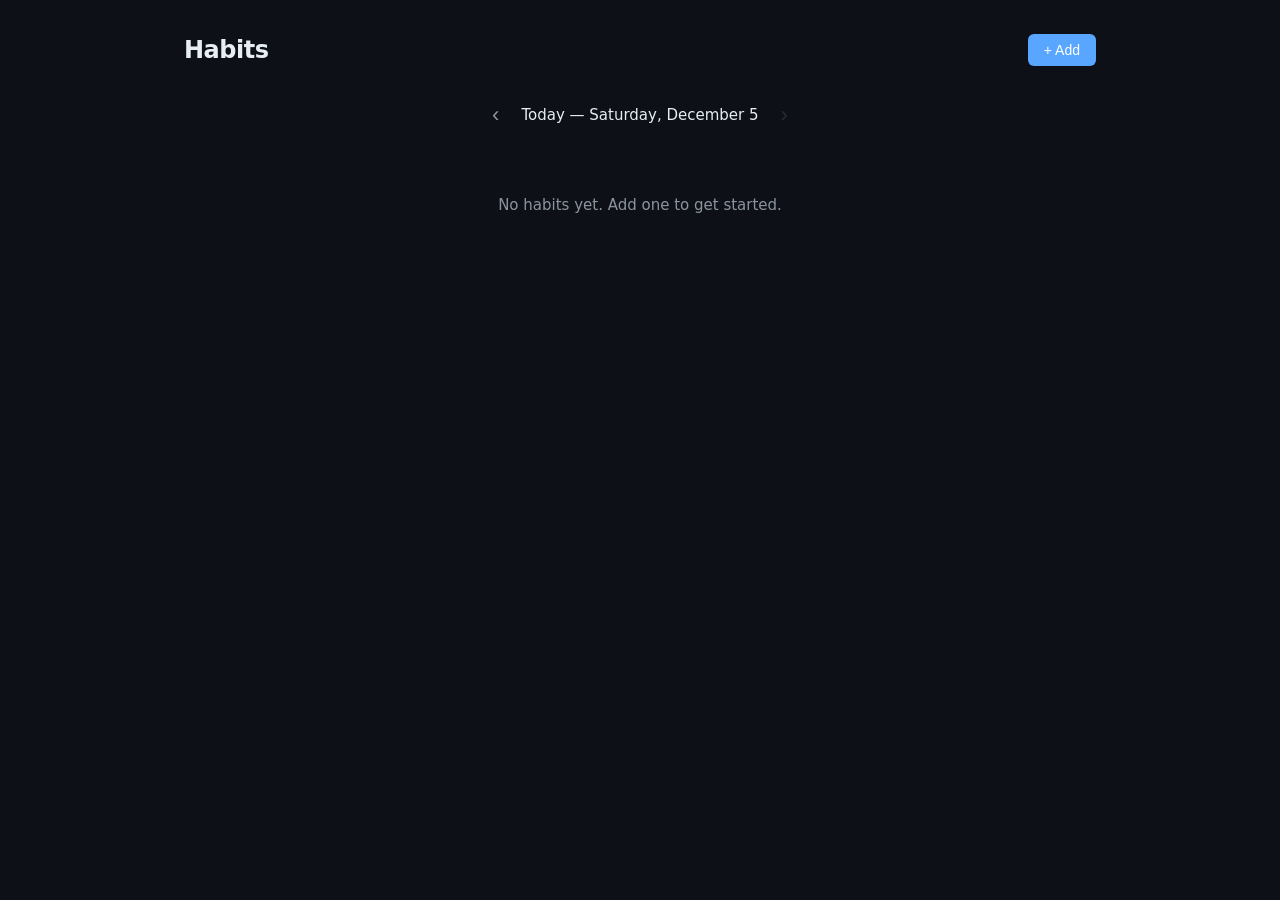
<file: builds/04-habit-raw/index.html>
<!DOCTYPE html>
<html lang="en">
<head>
  <meta charset="UTF-8">
  <meta name="viewport" content="width=device-width, initial-scale=1.0">
  <title>Habits</title>
  <link rel="stylesheet" href="styles.css">
</head>
<body>
  <div class="container">
    <header>
      <h1>Habits</h1>
      <button id="add-habit-btn">+ Add</button>
    </header>

    <div id="add-habit-form" class="hidden">
      <input type="text" id="habit-name-input" placeholder="Habit name" maxlength="50">
      <div class="form-actions">
        <button id="save-habit-btn">Save</button>
        <button id="cancel-habit-btn">Cancel</button>
      </div>
    </div>

    <section id="today-section">
      <div id="date-nav" class="date-nav">
        <button class="prev-day" aria-label="Previous day">&#8249;</button>
        <span class="date-display"></span>
        <button class="next-day" aria-label="Next day">&#8250;</button>
      </div>
      <div id="habits-list"></div>
    </section>

    <section id="heatmap-section">
      <h2>Progress</h2>
      <div id="heatmaps"></div>
    </section>
  </div>

  <script src="app.js"></script>
</body>
</html>
</file>
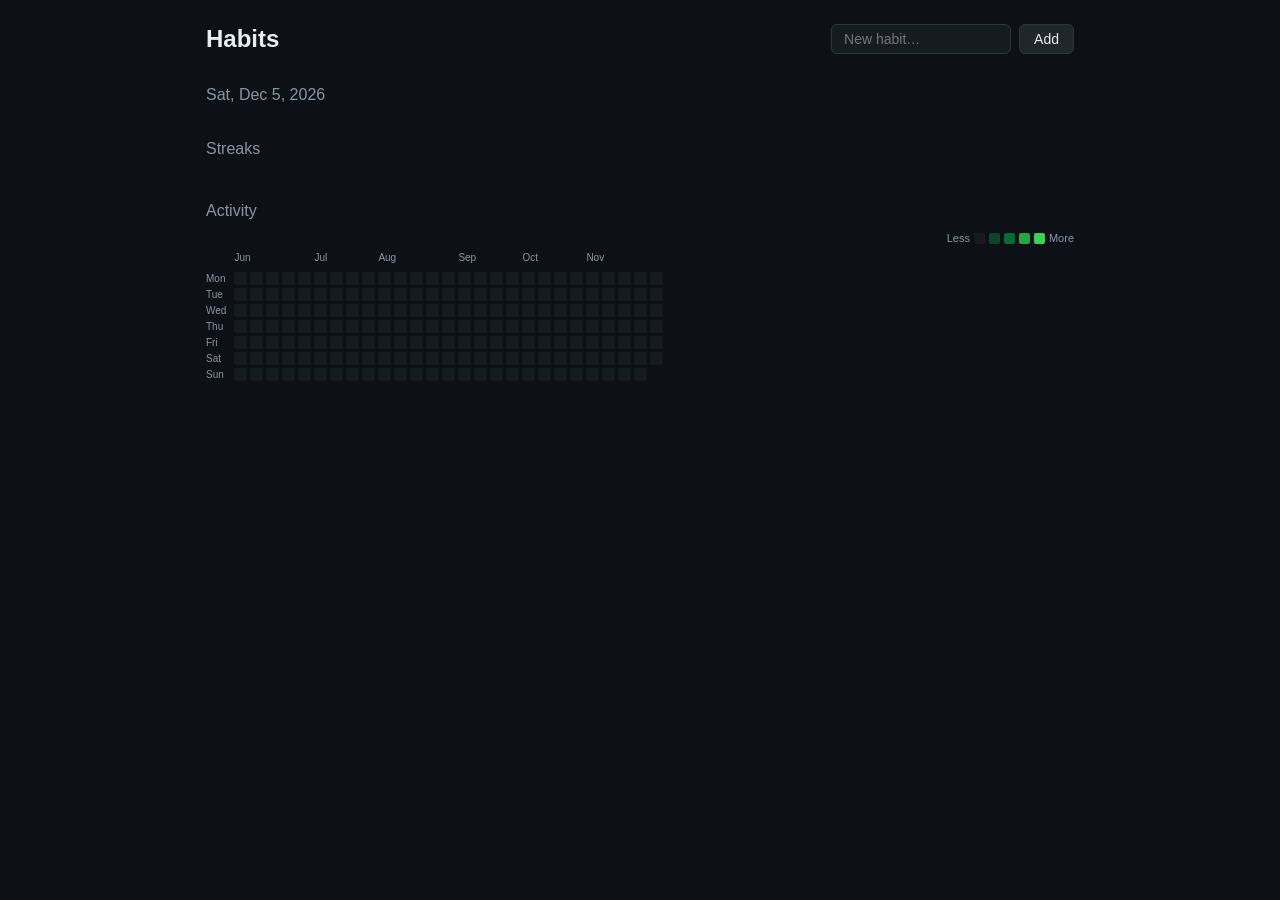
<file: builds/04-habit-semantic/index.html>
<!DOCTYPE html>
<html lang="en">
<head>
  <meta charset="UTF-8">
  <meta name="viewport" content="width=device-width, initial-scale=1.0">
  <title>Habit Tracker</title>
  <link rel="stylesheet" href="style.css">
</head>
<body>
  <div class="app">
    <header>
      <h1>Habits</h1>
      <div class="add-habit">
        <input type="text" id="new-habit" placeholder="New habit…" maxlength="30">
        <button id="add-btn">Add</button>
      </div>
    </header>

    <section class="today-section">
      <h2 id="today-label"></h2>
      <ul id="habit-list"></ul>
    </section>

    <section class="streaks-section">
      <h2>Streaks</h2>
      <div id="streaks"></div>
    </section>

    <section class="heatmap-section">
      <h2>Activity</h2>
      <div class="heatmap-legend">
        <span>Less</span>
        <span class="swatch level-0"></span>
        <span class="swatch level-1"></span>
        <span class="swatch level-2"></span>
        <span class="swatch level-3"></span>
        <span class="swatch level-4"></span>
        <span>More</span>
      </div>
      <div class="heatmap-wrapper">
        <div class="day-labels">
          <span>Mon</span><span>Tue</span><span>Wed</span><span>Thu</span><span>Fri</span><span>Sat</span><span>Sun</span>
        </div>
        <div class="heatmap-scroll">
          <div id="month-labels" class="month-labels"></div>
          <div id="heatmap" class="heatmap-grid"></div>
        </div>
      </div>
      <div id="tooltip" class="tooltip"></div>
    </section>
  </div>

  <script src="app.js"></script>
</body>
</html>
</file>
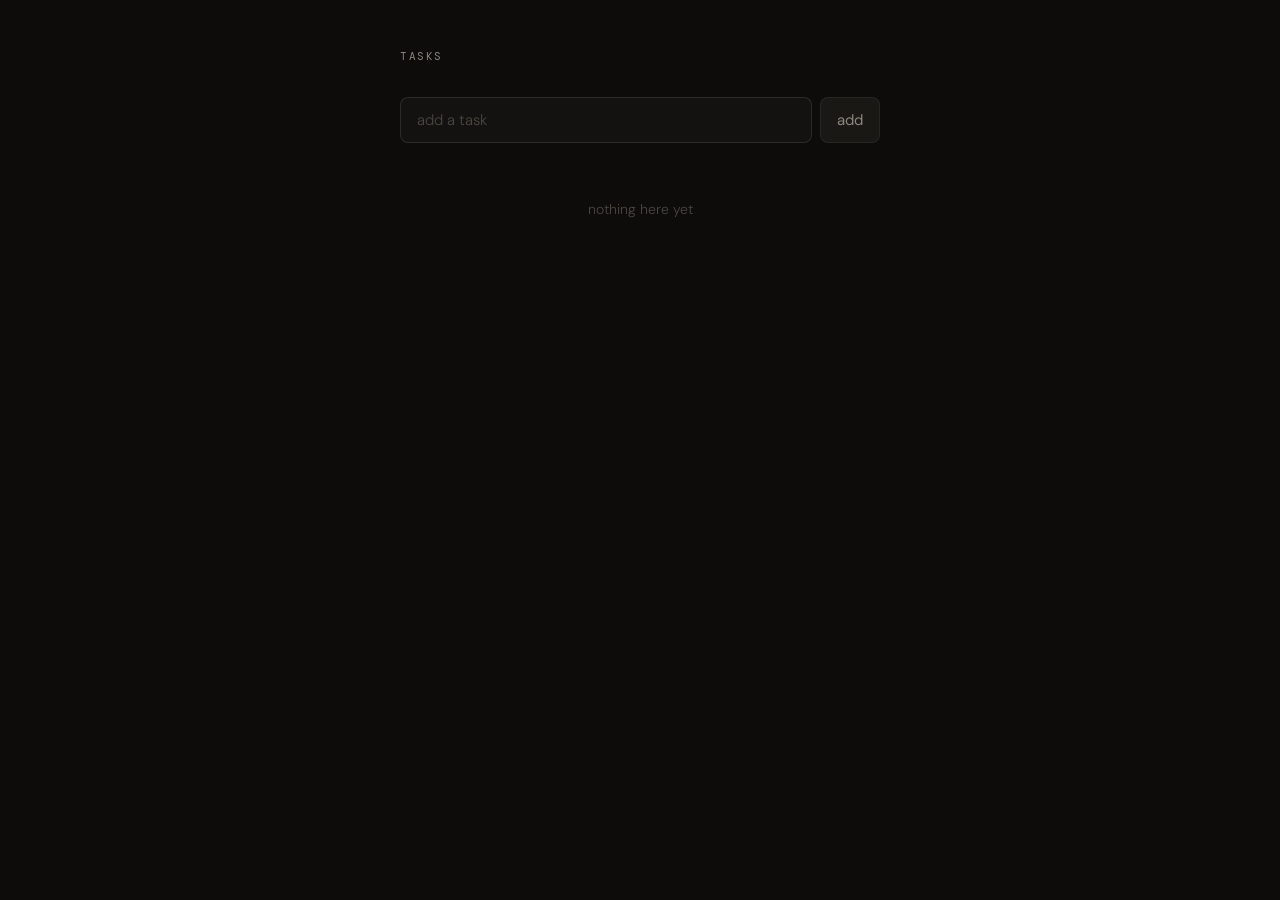
<file: builds/01-todo-caveman.html>
<!DOCTYPE html>
<html lang="en">
<head>
<meta charset="UTF-8">
<meta name="viewport" content="width=device-width, initial-scale=1.0">
<title>todo</title>
<link rel="preconnect" href="https://fonts.googleapis.com">
<link href="https://fonts.googleapis.com/css2?family=DM+Sans:wght@300;400;500&family=DM+Mono:wght@400&display=swap" rel="stylesheet">
<style>
  *, *::before, *::after { box-sizing: border-box; margin: 0; padding: 0; }

  :root {
    --bg-0: #0d0c0b;
    --bg-1: #131210;
    --bg-2: #1a1815;
    --bg-3: #242220;
    --text-primary: #ede8e1;
    --text-secondary: #8c877f;
    --text-tertiary: #4a4740;
    --border-subtle: rgba(255,255,255,0.06);
    --border-mid: rgba(255,255,255,0.10);
    --accent: #8c877f;
    --accent-dim: rgba(140,135,127,0.10);
  }

  body {
    font-family: 'DM Sans', sans-serif;
    background: var(--bg-0);
    color: var(--text-primary);
    font-weight: 300;
    font-size: 15px;
    line-height: 1.5;
    min-height: 100dvh;
    display: flex;
    justify-content: center;
    padding: 48px 16px;
  }

  .container {
    width: 100%;
    max-width: 480px;
  }

  h1 {
    font-family: 'DM Mono', monospace;
    font-size: 11px;
    font-weight: 400;
    letter-spacing: 0.14em;
    text-transform: uppercase;
    color: var(--text-secondary);
    margin-bottom: 32px;
  }

  .input-row {
    display: flex;
    gap: 8px;
    margin-bottom: 32px;
  }

  .input-row input {
    flex: 1;
    background: var(--bg-1);
    border: 1px solid var(--border-subtle);
    border-radius: 8px;
    padding: 12px 16px;
    color: var(--text-primary);
    font-family: 'DM Sans', sans-serif;
    font-size: 15px;
    font-weight: 300;
    outline: none;
    transition: border-color 120ms ease;
  }

  .input-row input::placeholder {
    color: var(--text-tertiary);
  }

  .input-row input:focus {
    border-color: var(--border-mid);
  }

  .input-row button {
    background: var(--bg-2);
    border: 1px solid var(--border-subtle);
    border-radius: 8px;
    padding: 12px 16px;
    color: var(--text-secondary);
    font-family: 'DM Sans', sans-serif;
    font-size: 15px;
    cursor: pointer;
    transition: background 120ms ease;
    white-space: nowrap;
  }

  .input-row button:hover {
    background: var(--bg-3);
  }

  .section-label {
    font-family: 'DM Mono', monospace;
    font-size: 10px;
    font-weight: 400;
    letter-spacing: 0.14em;
    text-transform: uppercase;
    color: var(--text-tertiary);
    margin-bottom: 12px;
  }

  .task-list {
    list-style: none;
    margin-bottom: 32px;
  }

  .task-list:empty + .section-label,
  .task-list:empty {
    display: none;
  }

  .task-item {
    display: flex;
    align-items: center;
    gap: 12px;
    padding: 12px 16px;
    background: var(--bg-1);
    border: 1px solid var(--border-subtle);
    border-radius: 8px;
    margin-bottom: 4px;
    cursor: pointer;
    transition: background 120ms ease;
    user-select: none;
  }

  .task-item:hover {
    background: var(--bg-2);
  }

  .task-item .check {
    width: 18px;
    height: 18px;
    border-radius: 50%;
    border: 1.5px solid var(--text-tertiary);
    flex-shrink: 0;
    display: flex;
    align-items: center;
    justify-content: center;
    transition: border-color 120ms ease, background 120ms ease;
  }

  .task-item:hover .check {
    border-color: var(--text-secondary);
  }

  .task-item.done .check {
    border-color: var(--text-tertiary);
    background: var(--text-tertiary);
  }

  .task-item.done .check svg {
    opacity: 1;
  }

  .task-item .check svg {
    width: 10px;
    height: 10px;
    opacity: 0;
    stroke: var(--bg-0);
    stroke-width: 2.5;
    fill: none;
  }

  .task-item .text {
    flex: 1;
    min-width: 0;
    overflow: hidden;
    text-overflow: ellipsis;
    white-space: nowrap;
  }

  .task-item.done .text {
    color: var(--text-tertiary);
    text-decoration: line-through;
    text-decoration-color: var(--text-tertiary);
  }

  .task-item .delete {
    opacity: 0;
    background: none;
    border: none;
    color: var(--text-tertiary);
    cursor: pointer;
    padding: 4px;
    font-size: 16px;
    line-height: 1;
    transition: opacity 120ms ease, color 120ms ease;
  }

  .task-item:hover .delete {
    opacity: 1;
  }

  .task-item .delete:hover {
    color: var(--text-secondary);
  }

  .empty-state {
    color: var(--text-tertiary);
    font-size: 14px;
    padding: 24px 0;
    text-align: center;
  }

  #completed-section {
    margin-top: 8px;
  }

  #completed-section .task-item {
    background: transparent;
    border-color: transparent;
  }

  #completed-section .task-item:hover {
    background: var(--bg-1);
  }
</style>
</head>
<body>
<div class="container">
  <h1>tasks</h1>

  <div class="input-row">
    <input type="text" id="input" placeholder="add a task" autofocus>
    <button id="add-btn">add</button>
  </div>

  <ul class="task-list" id="tasks"></ul>

  <div id="completed-section" style="display:none">
    <div class="section-label">completed</div>
    <ul class="task-list" id="completed"></ul>
  </div>
</div>

<script>
  const STORAGE_KEY = 'todo-caveman';
  const input = document.getElementById('input');
  const addBtn = document.getElementById('add-btn');
  const tasksList = document.getElementById('tasks');
  const completedList = document.getElementById('completed');
  const completedSection = document.getElementById('completed-section');

  let tasks = JSON.parse(localStorage.getItem(STORAGE_KEY) || '[]');

  function save() {
    localStorage.setItem(STORAGE_KEY, JSON.stringify(tasks));
  }

  function render() {
    const active = tasks.filter(t => !t.done);
    const done = tasks.filter(t => t.done);

    tasksList.innerHTML = active.length
      ? active.map(t => taskHTML(t)).join('')
      : '<li class="empty-state">nothing here yet</li>';

    completedSection.style.display = done.length ? '' : 'none';
    completedList.innerHTML = done.map(t => taskHTML(t)).join('');
  }

  function taskHTML(t) {
    return `<li class="task-item ${t.done ? 'done' : ''}" data-id="${t.id}">
      <div class="check" data-action="toggle">
        <svg viewBox="0 0 12 12"><polyline points="2.5 6 5 8.5 9.5 3.5"/></svg>
      </div>
      <span class="text">${escapeHTML(t.text)}</span>
      <button class="delete" data-action="delete">&times;</button>
    </li>`;
  }

  function escapeHTML(str) {
    const el = document.createElement('span');
    el.textContent = str;
    return el.innerHTML;
  }

  function addTask() {
    const text = input.value.trim();
    if (!text) return;
    tasks.push({ id: Date.now(), text, done: false });
    input.value = '';
    save();
    render();
    input.focus();
  }

  addBtn.addEventListener('click', addTask);
  input.addEventListener('keydown', e => {
    if (e.key === 'Enter') addTask();
  });

  document.addEventListener('click', e => {
    const item = e.target.closest('.task-item');
    if (!item) return;
    const id = Number(item.dataset.id);
    const action = e.target.closest('[data-action]');

    if (action?.dataset.action === 'delete') {
      tasks = tasks.filter(t => t.id !== id);
    } else {
      const task = tasks.find(t => t.id === id);
      if (task) task.done = !task.done;
    }
    save();
    render();
  });

  render();
</script>
</body>
</html>
</file>
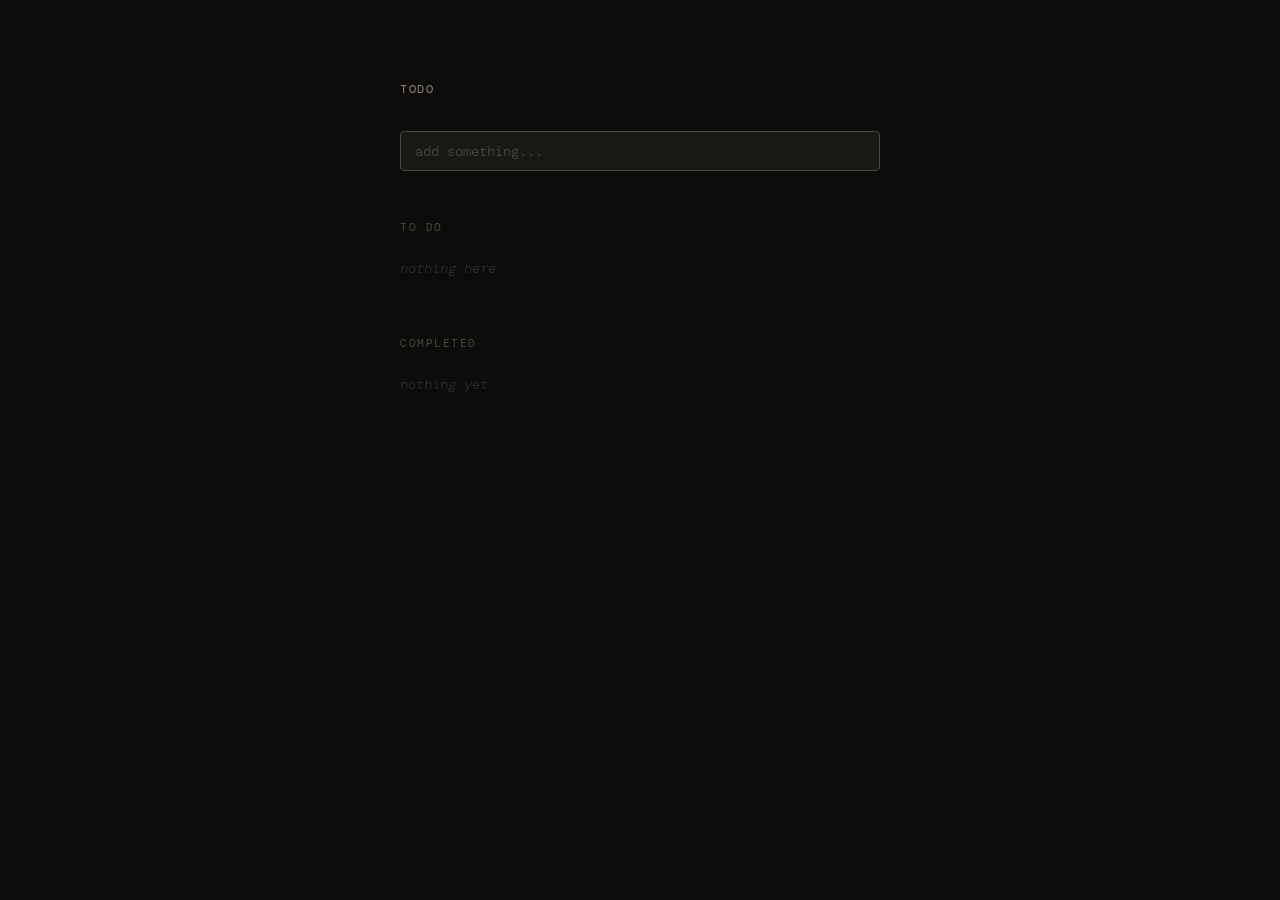
<file: builds/01-todo-raw.html>
<!DOCTYPE html>
<html lang="en">
<head>
<meta charset="UTF-8">
<meta name="viewport" content="width=device-width, initial-scale=1.0">
<title>todo</title>
<style>
  @import url('https://fonts.googleapis.com/css2?family=DM+Mono:wght@300;400&display=swap');

  * { margin: 0; padding: 0; box-sizing: border-box; }

  body {
    background: #0d0c0b;
    color: #ede8e1;
    font-family: 'DM Mono', monospace;
    font-weight: 300;
    font-size: 14px;
    line-height: 1.6;
    min-height: 100vh;
    display: flex;
    justify-content: center;
    padding: 80px 24px;
  }

  .container {
    width: 100%;
    max-width: 480px;
  }

  h1 {
    font-size: 12px;
    font-weight: 400;
    letter-spacing: 0.14em;
    text-transform: uppercase;
    color: #8c877f;
    margin-bottom: 32px;
  }

  .input-row {
    display: flex;
    gap: 8px;
    margin-bottom: 48px;
  }

  .input-row input {
    flex: 1;
    background: #1a1815;
    border: 1px solid #242220;
    border-radius: 4px;
    padding: 10px 14px;
    color: #ede8e1;
    font-family: 'DM Mono', monospace;
    font-weight: 300;
    font-size: 14px;
    outline: none;
    transition: border-color 0.15s;
  }

  .input-row input::placeholder { color: #4a4740; }
  .input-row input:focus { border-color: #4a4740; }

  .section-label {
    font-size: 11px;
    font-weight: 400;
    letter-spacing: 0.14em;
    text-transform: uppercase;
    color: #4a4740;
    margin-bottom: 12px;
  }

  .todo-list {
    list-style: none;
    margin-bottom: 48px;
    min-height: 24px;
  }

  .todo-item {
    display: flex;
    align-items: center;
    gap: 12px;
    padding: 10px 0;
    border-bottom: 1px solid #1a1815;
    cursor: pointer;
    user-select: none;
  }

  .todo-item:hover { background: #131210; margin: 0 -8px; padding: 10px 8px; border-radius: 4px; }

  .check {
    width: 18px;
    height: 18px;
    border: 1.5px solid #4a4740;
    border-radius: 3px;
    flex-shrink: 0;
    display: flex;
    align-items: center;
    justify-content: center;
    transition: all 0.15s;
  }

  .todo-item:hover .check { border-color: #8c877f; }

  .check svg { opacity: 0; transition: opacity 0.15s; }
  .todo-item.done .check { border-color: #4a4740; background: #1a1815; }
  .todo-item.done .check svg { opacity: 1; }

  .todo-text {
    flex: 1;
    transition: all 0.15s;
  }

  .todo-item.done .todo-text {
    text-decoration: line-through;
    color: #4a4740;
  }

  .delete-btn {
    opacity: 0;
    background: none;
    border: none;
    color: #4a4740;
    cursor: pointer;
    padding: 4px;
    display: flex;
    align-items: center;
    transition: opacity 0.15s;
  }

  .todo-item:hover .delete-btn { opacity: 1; }
  .delete-btn:hover { color: #8c877f; }

  .empty {
    color: #2e2c29;
    font-style: italic;
    padding: 8px 0;
  }
</style>
</head>
<body>

<div class="container">
  <h1>todo</h1>

  <div class="input-row">
    <input type="text" id="input" placeholder="add something..." autofocus>
  </div>

  <div class="section-label">to do</div>
  <ul class="todo-list" id="pending"></ul>

  <div class="section-label">completed</div>
  <ul class="todo-list" id="completed"></ul>
</div>

<script>
  const STORAGE_KEY = 'todo-items'
  const input = document.getElementById('input')
  const pendingList = document.getElementById('pending')
  const completedList = document.getElementById('completed')

  let items = JSON.parse(localStorage.getItem(STORAGE_KEY) || '[]')

  function save() {
    localStorage.setItem(STORAGE_KEY, JSON.stringify(items))
  }

  function render() {
    const pending = items.filter(i => !i.done)
    const done = items.filter(i => i.done)

    pendingList.innerHTML = pending.length
      ? pending.map(i => itemHTML(i)).join('')
      : '<li class="empty">nothing here</li>'

    completedList.innerHTML = done.length
      ? done.map(i => itemHTML(i)).join('')
      : '<li class="empty">nothing yet</li>'
  }

  function itemHTML(item) {
    return `<li class="todo-item ${item.done ? 'done' : ''}" data-id="${item.id}">
      <div class="check" onclick="toggle('${item.id}')">
        <svg width="12" height="12" viewBox="0 0 24 24" fill="none" stroke="currentColor" stroke-width="2" stroke-linecap="round" stroke-linejoin="round">
          <polyline points="20 6 9 17 4 12"></polyline>
        </svg>
      </div>
      <span class="todo-text" onclick="toggle('${item.id}')">${esc(item.text)}</span>
      <button class="delete-btn" onclick="remove('${item.id}')" title="delete">
        <svg width="14" height="14" viewBox="0 0 24 24" fill="none" stroke="currentColor" stroke-width="1.5" stroke-linecap="round" stroke-linejoin="round">
          <line x1="18" y1="6" x2="6" y2="18"></line>
          <line x1="6" y1="6" x2="18" y2="18"></line>
        </svg>
      </button>
    </li>`
  }

  function esc(str) {
    const d = document.createElement('div')
    d.textContent = str
    return d.innerHTML
  }

  function addItem(text) {
    if (!text.trim()) return
    items.unshift({ id: crypto.randomUUID(), text: text.trim(), done: false })
    save()
    render()
  }

  function toggle(id) {
    const item = items.find(i => i.id === id)
    if (item) item.done = !item.done
    save()
    render()
  }

  function remove(id) {
    items = items.filter(i => i.id !== id)
    save()
    render()
  }

  input.addEventListener('keydown', e => {
    if (e.key === 'Enter') {
      addItem(input.value)
      input.value = ''
    }
  })

  render()
</script>

</body>
</html>
</file>
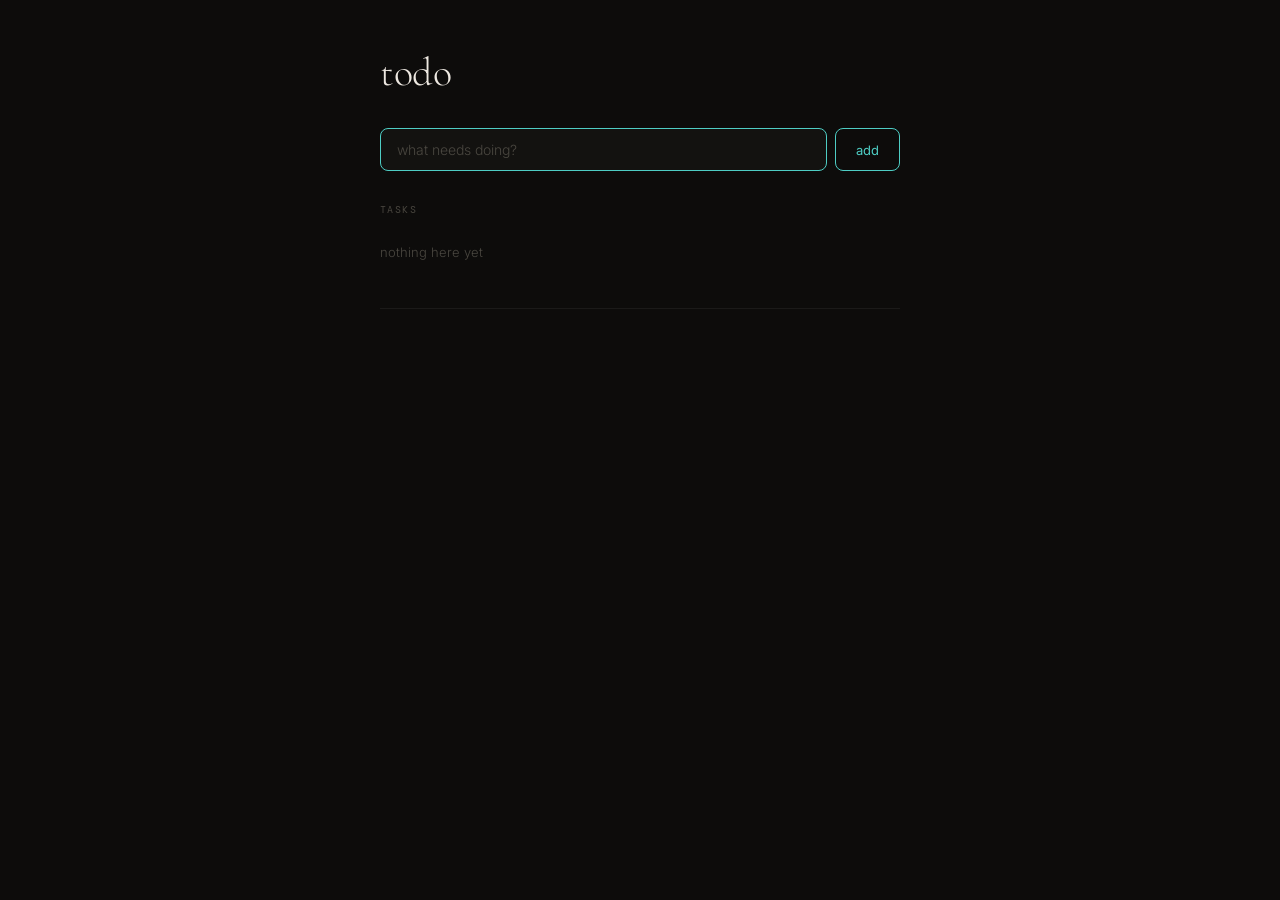
<file: builds/01-todo-semantic.html>
<!DOCTYPE html>
<html lang="en">
<head>
<meta charset="UTF-8">
<meta name="viewport" content="width=device-width, initial-scale=1.0">
<title>todo</title>
<link rel="preconnect" href="https://fonts.googleapis.com">
<link href="https://fonts.googleapis.com/css2?family=Cormorant:wght@300;400&family=DM+Mono:wght@300;400&family=Inter:wght@300;400;500&display=swap" rel="stylesheet">
<style>
*, *::before, *::after { box-sizing: border-box; margin: 0; padding: 0; }

:root {
  --bg-0: #0d0c0b;
  --bg-1: #131210;
  --bg-2: #1a1815;
  --bg-3: #242220;
  --bg-4: #2e2c29;
  --text-primary: #ede8e1;
  --text-secondary: #8c877f;
  --text-tertiary: #4a4740;
  --border-subtle: rgba(255,255,255,0.06);
  --border-mid: rgba(255,255,255,0.10);
  --border-strong: rgba(255,255,255,0.18);
  --accent: #4ECDC4;
  --accent-dim: rgba(78,205,196,0.10);
  --accent-mid: rgba(78,205,196,0.22);
  --accent-text: #4ECDC4;
  --destructive: #c4674a;
  --font-display: 'Cormorant', Georgia, serif;
  --font-mono: 'DM Mono', monospace;
  --font-sans: 'Inter', -apple-system, sans-serif;
}

html { font-size: 15px; }

body {
  background: var(--bg-0);
  color: var(--text-primary);
  font-family: var(--font-sans);
  font-weight: 300;
  min-height: 100dvh;
  display: flex;
  justify-content: center;
  padding: 48px 20px;
}

.app {
  width: 100%;
  max-width: 520px;
}

h1 {
  font-family: var(--font-display);
  font-weight: 300;
  font-size: 40px;
  color: var(--text-primary);
  margin-bottom: 32px;
  letter-spacing: -0.01em;
}

.input-row {
  display: flex;
  gap: 8px;
  margin-bottom: 32px;
}

.input-row input {
  flex: 1;
  background: var(--bg-1);
  border: 1px solid var(--border-subtle);
  border-radius: 8px;
  padding: 12px 16px;
  color: var(--text-primary);
  font-family: var(--font-sans);
  font-size: 14px;
  font-weight: 300;
  outline: none;
  transition: border-color 120ms ease;
}

.input-row input::placeholder { color: var(--text-tertiary); }
.input-row input:focus { border-color: var(--accent); }

.input-row button {
  background: transparent;
  border: 1px solid var(--accent);
  border-radius: 8px;
  color: var(--accent-text);
  font-family: var(--font-sans);
  font-size: 13px;
  font-weight: 400;
  padding: 0 20px;
  cursor: pointer;
  transition: background 120ms ease;
  white-space: nowrap;
}

.input-row button:hover { background: var(--accent-dim); }

.section { margin-bottom: 32px; }

.eyebrow {
  font-family: var(--font-mono);
  font-size: 10px;
  font-weight: 400;
  letter-spacing: 0.14em;
  text-transform: uppercase;
  color: var(--text-tertiary);
  margin-bottom: 12px;
}

.empty {
  color: var(--text-tertiary);
  font-size: 13px;
  padding: 16px 0;
}

.task-list { list-style: none; display: flex; flex-direction: column; gap: 4px; }

.task {
  display: flex;
  align-items: center;
  gap: 12px;
  padding: 12px 16px;
  background: var(--bg-1);
  border: 1px solid var(--border-subtle);
  border-radius: 8px;
  transition: opacity 150ms ease;
}

.task:hover { border-color: var(--border-mid); }

.task .check {
  width: 18px;
  height: 18px;
  border: 1.5px solid var(--text-tertiary);
  border-radius: 4px;
  cursor: pointer;
  flex-shrink: 0;
  display: flex;
  align-items: center;
  justify-content: center;
  transition: border-color 120ms ease, background 120ms ease;
}

.task .check:hover {
  border-color: var(--accent);
  background: var(--accent-dim);
}

.task .check svg { display: none; }

.task.done .check {
  border-color: var(--accent);
  background: var(--accent-mid);
}

.task.done .check svg { display: block; }

.task.done .task-text {
  color: var(--text-tertiary);
  text-decoration: line-through;
  text-decoration-color: var(--text-tertiary);
}

.task .task-text {
  flex: 1;
  font-size: 14px;
  font-weight: 300;
  line-height: 1.4;
}

.task .delete {
  opacity: 0;
  background: none;
  border: none;
  color: var(--text-tertiary);
  cursor: pointer;
  padding: 4px;
  display: flex;
  align-items: center;
  transition: opacity 150ms ease, color 120ms ease;
}

.task:hover .delete { opacity: 1; }
.task .delete:hover { color: var(--destructive); }

.stats {
  font-family: var(--font-mono);
  font-size: 11px;
  color: var(--text-tertiary);
  margin-top: 32px;
  padding-top: 16px;
  border-top: 1px solid var(--border-subtle);
}
</style>
</head>
<body>

<div class="app">
  <h1>todo</h1>

  <form class="input-row" id="add-form">
    <input type="text" id="input" placeholder="what needs doing?" autocomplete="off" autofocus>
    <button type="submit">add</button>
  </form>

  <div class="section" id="active-section">
    <div class="eyebrow">TASKS</div>
    <ul class="task-list" id="active-list"></ul>
  </div>

  <div class="section" id="done-section" style="display:none">
    <div class="eyebrow">COMPLETED</div>
    <ul class="task-list" id="done-list"></ul>
  </div>

  <div class="stats" id="stats"></div>
</div>

<script>
const STORAGE_KEY = 'todo-semantic';

let tasks = JSON.parse(localStorage.getItem(STORAGE_KEY) || '[]');

function save() {
  localStorage.setItem(STORAGE_KEY, JSON.stringify(tasks));
}

function render() {
  const active = tasks.filter(t => !t.done);
  const done = tasks.filter(t => t.done);

  document.getElementById('active-list').innerHTML = active.length
    ? active.map(t => taskHTML(t)).join('')
    : '<li class="empty">nothing here yet</li>';

  const doneSection = document.getElementById('done-section');
  doneSection.style.display = done.length ? '' : 'none';
  document.getElementById('done-list').innerHTML = done.map(t => taskHTML(t)).join('');

  const total = tasks.length;
  const doneCount = done.length;
  document.getElementById('stats').textContent = total
    ? `${doneCount}/${total} done`
    : '';
}

function taskHTML(t) {
  const cls = t.done ? 'task done' : 'task';
  const check = `<svg width="12" height="12" viewBox="0 0 24 24" fill="none" stroke="currentColor" stroke-width="2.5" stroke-linecap="round" stroke-linejoin="round"><polyline points="20 6 9 17 4 12"/></svg>`;
  const x = `<svg width="14" height="14" viewBox="0 0 24 24" fill="none" stroke="currentColor" stroke-width="1.5" stroke-linecap="round" stroke-linejoin="round"><line x1="18" y1="6" x2="6" y2="18"/><line x1="6" y1="6" x2="18" y2="18"/></svg>`;
  return `<li class="${cls}">
    <div class="check" onclick="toggle('${t.id}')">${check}</div>
    <span class="task-text">${esc(t.text)}</span>
    <button class="delete" onclick="remove('${t.id}')">${x}</button>
  </li>`;
}

function esc(s) {
  const d = document.createElement('div');
  d.textContent = s;
  return d.innerHTML;
}

function addTask(text) {
  tasks.unshift({ id: crypto.randomUUID(), text: text.trim(), done: false });
  save();
  render();
}

function toggle(id) {
  const t = tasks.find(t => t.id === id);
  if (t) { t.done = !t.done; save(); render(); }
}

function remove(id) {
  tasks = tasks.filter(t => t.id !== id);
  save();
  render();
}

document.getElementById('add-form').addEventListener('submit', e => {
  e.preventDefault();
  const input = document.getElementById('input');
  if (input.value.trim()) {
    addTask(input.value);
    input.value = '';
  }
});

render();
</script>
</body>
</html>
</file>
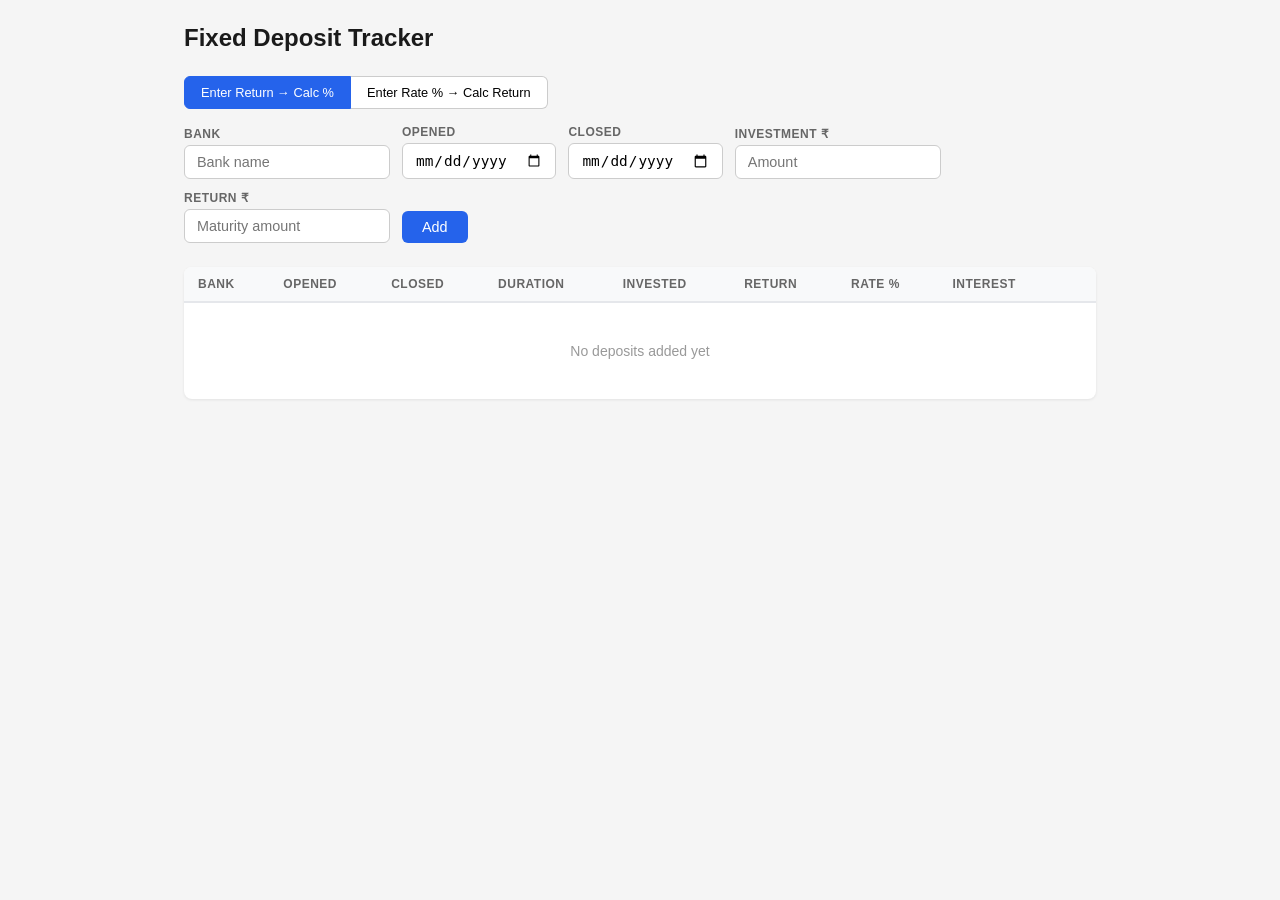
<file: builds/02-fd-calc-caveman.html>
<!DOCTYPE html>
<html lang="en">
<head>
<meta charset="UTF-8">
<meta name="viewport" content="width=device-width, initial-scale=1.0">
<title>FD Calculator</title>
<style>
  * { margin: 0; padding: 0; box-sizing: border-box; }
  body { font-family: -apple-system, BlinkMacSystemFont, 'Segoe UI', sans-serif; background: #f5f5f5; color: #1a1a1a; padding: 24px; max-width: 960px; margin: 0 auto; }
  h1 { font-size: 1.5rem; margin-bottom: 24px; }
  .form-row { display: flex; gap: 12px; flex-wrap: wrap; align-items: end; margin-bottom: 16px; }
  .field { display: flex; flex-direction: column; gap: 4px; }
  .field label { font-size: 0.75rem; font-weight: 600; text-transform: uppercase; letter-spacing: 0.5px; color: #666; }
  .field input, .field select { padding: 8px 12px; border: 1px solid #ccc; border-radius: 6px; font-size: 0.9rem; background: #fff; }
  .field input:focus, .field select:focus { outline: none; border-color: #2563eb; box-shadow: 0 0 0 2px rgba(37,99,235,0.15); }
  .field input.computed { background: #e8f5e9; border-color: #66bb6a; font-weight: 600; }
  .mode-toggle { display: flex; gap: 0; margin-bottom: 16px; }
  .mode-toggle button { padding: 8px 16px; border: 1px solid #ccc; background: #fff; cursor: pointer; font-size: 0.8rem; font-weight: 500; }
  .mode-toggle button:first-child { border-radius: 6px 0 0 6px; }
  .mode-toggle button:last-child { border-radius: 0 6px 6px 0; border-left: none; }
  .mode-toggle button.active { background: #2563eb; color: #fff; border-color: #2563eb; }
  button.add { padding: 8px 20px; background: #2563eb; color: #fff; border: none; border-radius: 6px; cursor: pointer; font-size: 0.9rem; font-weight: 500; }
  button.add:hover { background: #1d4ed8; }
  table { width: 100%; border-collapse: collapse; margin-top: 24px; background: #fff; border-radius: 8px; overflow: hidden; box-shadow: 0 1px 3px rgba(0,0,0,0.08); }
  th { background: #f8f9fa; text-align: left; padding: 10px 14px; font-size: 0.75rem; text-transform: uppercase; letter-spacing: 0.5px; color: #666; border-bottom: 2px solid #e5e7eb; }
  td { padding: 10px 14px; border-bottom: 1px solid #f0f0f0; font-size: 0.875rem; }
  tr:last-child td { border-bottom: none; }
  .computed-cell { color: #2e7d32; font-weight: 600; }
  .actions button { background: none; border: none; cursor: pointer; color: #999; font-size: 1rem; padding: 2px 6px; }
  .actions button:hover { color: #e53935; }
  .empty { text-align: center; padding: 40px; color: #999; }
  .duration { color: #888; font-size: 0.8rem; }
  .totals { margin-top: 16px; padding: 16px; background: #fff; border-radius: 8px; box-shadow: 0 1px 3px rgba(0,0,0,0.08); display: flex; gap: 32px; }
  .totals .stat { display: flex; flex-direction: column; gap: 2px; }
  .totals .stat-label { font-size: 0.7rem; text-transform: uppercase; letter-spacing: 0.5px; color: #666; }
  .totals .stat-value { font-size: 1.1rem; font-weight: 700; }
</style>
</head>
<body>

<h1>Fixed Deposit Tracker</h1>

<div class="mode-toggle">
  <button class="active" onclick="setMode('return')">Enter Return → Calc %</button>
  <button onclick="setMode('rate')">Enter Rate % → Calc Return</button>
</div>

<div class="form-row">
  <div class="field">
    <label>Bank</label>
    <input type="text" id="bank" placeholder="Bank name">
  </div>
  <div class="field">
    <label>Opened</label>
    <input type="date" id="opened">
  </div>
  <div class="field">
    <label>Closed</label>
    <input type="date" id="closed">
  </div>
  <div class="field">
    <label>Investment ₹</label>
    <input type="number" id="investment" placeholder="Amount" min="0">
  </div>
  <div class="field" id="return-field">
    <label>Return ₹</label>
    <input type="number" id="returnAmt" placeholder="Maturity amount" min="0">
  </div>
  <div class="field" id="rate-field" style="display:none">
    <label>Rate % (annual)</label>
    <input type="number" id="rate" placeholder="e.g. 7.5" step="0.01" min="0">
  </div>
  <button class="add" onclick="addFD()">Add</button>
</div>

<table id="fd-table">
  <thead>
    <tr>
      <th>Bank</th>
      <th>Opened</th>
      <th>Closed</th>
      <th>Duration</th>
      <th>Invested</th>
      <th>Return</th>
      <th>Rate %</th>
      <th>Interest</th>
      <th></th>
    </tr>
  </thead>
  <tbody id="fd-body">
    <tr><td colspan="9" class="empty">No deposits added yet</td></tr>
  </tbody>
</table>

<div class="totals" id="totals" style="display:none">
  <div class="stat">
    <span class="stat-label">Total Invested</span>
    <span class="stat-value" id="total-invested">—</span>
  </div>
  <div class="stat">
    <span class="stat-label">Total Returns</span>
    <span class="stat-value" id="total-returns">—</span>
  </div>
  <div class="stat">
    <span class="stat-label">Total Interest</span>
    <span class="stat-value" id="total-interest">—</span>
  </div>
</div>

<script>
var deposits = JSON.parse(localStorage.getItem('fd-deposits') || '[]');
var mode = 'return';

function setMode(m) {
  mode = m;
  document.querySelectorAll('.mode-toggle button').forEach(function(b, i) {
    b.classList.toggle('active', (i === 0 && m === 'return') || (i === 1 && m === 'rate'));
  });
  document.getElementById('return-field').style.display = m === 'return' ? '' : 'none';
  document.getElementById('rate-field').style.display = m === 'rate' ? '' : 'none';
}

function durationYears(opened, closed) {
  var ms = new Date(closed) - new Date(opened);
  return ms / (365.25 * 24 * 60 * 60 * 1000);
}

function formatDuration(opened, closed) {
  var d1 = new Date(opened), d2 = new Date(closed);
  var months = (d2.getFullYear() - d1.getFullYear()) * 12 + (d2.getMonth() - d1.getMonth());
  var days = d2.getDate() - d1.getDate();
  if (days < 0) { months--; days += new Date(d2.getFullYear(), d2.getMonth(), 0).getDate(); }
  var y = Math.floor(months / 12), m = months % 12;
  var parts = [];
  if (y) parts.push(y + 'y');
  if (m) parts.push(m + 'm');
  if (days) parts.push(days + 'd');
  return parts.join(' ') || '0d';
}

function calcRate(principal, returnAmt, years) {
  if (years <= 0 || principal <= 0) return 0;
  return (Math.pow(returnAmt / principal, 1 / years) - 1) * 100;
}

function calcReturn(principal, rate, years) {
  return principal * Math.pow(1 + rate / 100, years);
}

function fmt(n) {
  return '₹' + Number(n).toLocaleString('en-IN', { maximumFractionDigits: 0 });
}

function addFD() {
  var bank = document.getElementById('bank').value.trim();
  var opened = document.getElementById('opened').value;
  var closed = document.getElementById('closed').value;
  var investment = parseFloat(document.getElementById('investment').value);

  if (!bank || !opened || !closed || !investment) return;

  var years = durationYears(opened, closed);
  var returnAmt, rate;

  if (mode === 'return') {
    returnAmt = parseFloat(document.getElementById('returnAmt').value);
    if (!returnAmt) return;
    rate = calcRate(investment, returnAmt, years);
  } else {
    rate = parseFloat(document.getElementById('rate').value);
    if (isNaN(rate)) return;
    returnAmt = calcReturn(investment, rate, years);
  }

  deposits.push({ bank: bank, opened: opened, closed: closed, investment: investment, returnAmt: returnAmt, rate: rate, computed: mode === 'return' ? 'rate' : 'return' });
  save();
  render();
  clearForm();
}

function removeFD(i) {
  deposits.splice(i, 1);
  save();
  render();
}

function save() {
  localStorage.setItem('fd-deposits', JSON.stringify(deposits));
}

function clearForm() {
  ['bank', 'opened', 'closed', 'investment', 'returnAmt', 'rate'].forEach(function(id) {
    document.getElementById(id).value = '';
  });
}

function render() {
  var tbody = document.getElementById('fd-body');
  if (!deposits.length) {
    tbody.innerHTML = '<tr><td colspan="9" class="empty">No deposits added yet</td></tr>';
    document.getElementById('totals').style.display = 'none';
    return;
  }

  var totalInv = 0, totalRet = 0;
  var rows = deposits.map(function(d, i) {
    var interest = d.returnAmt - d.investment;
    totalInv += d.investment;
    totalRet += d.returnAmt;
    var retClass = d.computed === 'return' ? ' class="computed-cell"' : '';
    var rateClass = d.computed === 'rate' ? ' class="computed-cell"' : '';
    return '<tr>' +
      '<td>' + d.bank + '</td>' +
      '<td>' + d.opened + '</td>' +
      '<td>' + d.closed + '</td>' +
      '<td class="duration">' + formatDuration(d.opened, d.closed) + '</td>' +
      '<td>' + fmt(d.investment) + '</td>' +
      '<td' + retClass + '>' + fmt(d.returnAmt) + '</td>' +
      '<td' + rateClass + '>' + d.rate.toFixed(2) + '%</td>' +
      '<td>' + fmt(interest) + '</td>' +
      '<td class="actions"><button onclick="removeFD(' + i + ')">×</button></td>' +
      '</tr>';
  });
  tbody.innerHTML = rows.join('');

  document.getElementById('totals').style.display = '';
  document.getElementById('total-invested').textContent = fmt(totalInv);
  document.getElementById('total-returns').textContent = fmt(totalRet);
  document.getElementById('total-interest').textContent = fmt(totalRet - totalInv);
}

render();
</script>
</body>
</html>
</file>
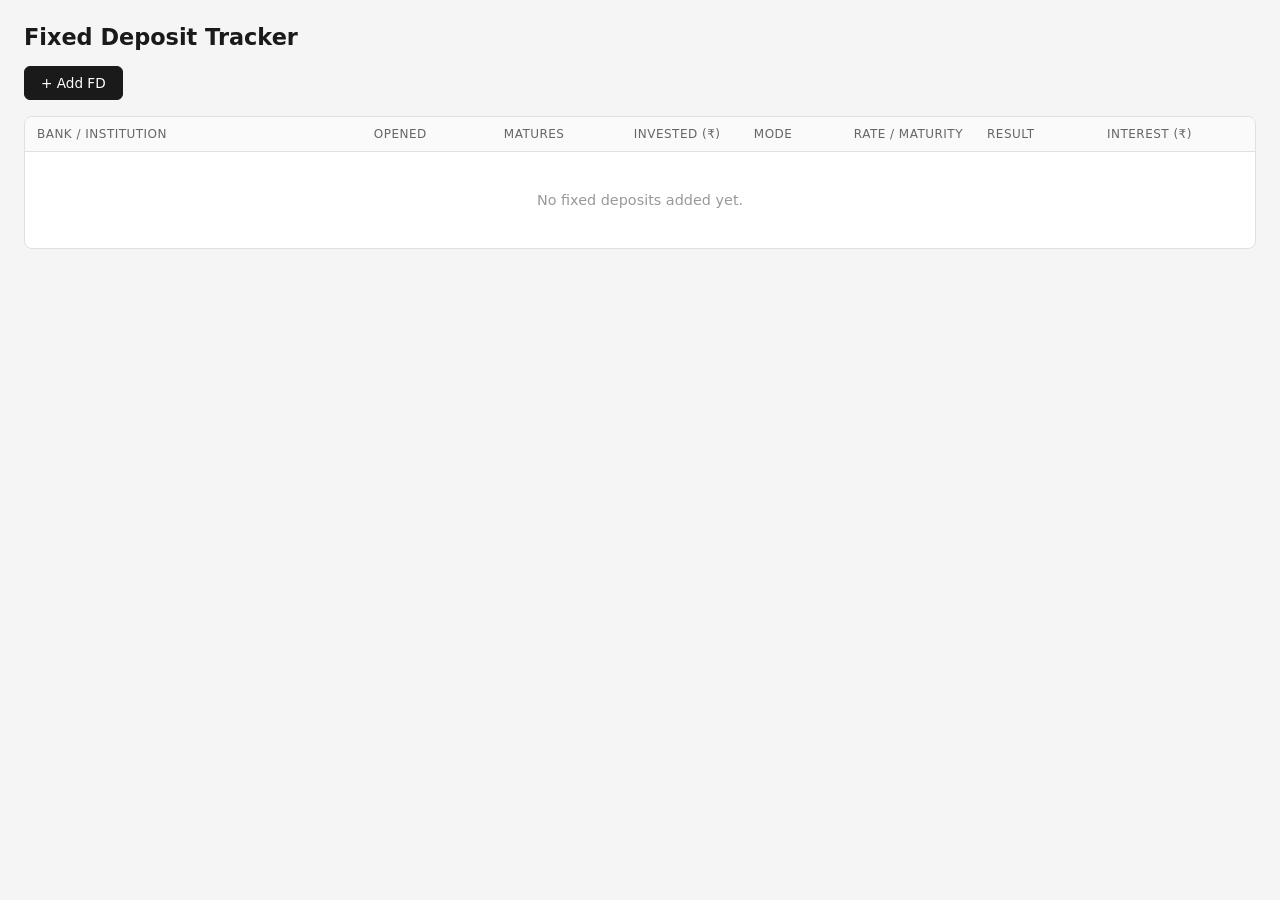
<file: builds/02-fd-calc-raw.html>
<!DOCTYPE html>
<html lang="en">
<head>
<meta charset="UTF-8">
<meta name="viewport" content="width=device-width, initial-scale=1.0">
<title>FD Tracker</title>
<style>
  * { margin: 0; padding: 0; box-sizing: border-box; }
  body { font-family: -apple-system, BlinkMacSystemFont, 'Segoe UI', system-ui, sans-serif; background: #f5f5f5; color: #1a1a1a; padding: 24px; }
  h1 { font-size: 1.4rem; font-weight: 600; margin-bottom: 16px; }
  .toolbar { display: flex; gap: 12px; margin-bottom: 16px; align-items: center; }
  button { padding: 8px 16px; border: 1px solid #d0d0d0; border-radius: 6px; background: #fff; cursor: pointer; font-size: 0.85rem; font-family: inherit; }
  button:hover { background: #f0f0f0; }
  button.primary { background: #1a1a1a; color: #fff; border-color: #1a1a1a; }
  button.primary:hover { background: #333; }
  button.danger { color: #c00; border-color: #c00; }
  button.danger:hover { background: #fff0f0; }
  .table-wrap { overflow-x: auto; background: #fff; border-radius: 8px; border: 1px solid #e0e0e0; }
  table { width: 100%; border-collapse: collapse; min-width: 900px; }
  th { background: #fafafa; font-weight: 500; font-size: 0.75rem; text-transform: uppercase; letter-spacing: 0.04em; color: #666; padding: 10px 12px; text-align: left; border-bottom: 1px solid #e0e0e0; white-space: nowrap; }
  td { padding: 6px 8px; border-bottom: 1px solid #f0f0f0; vertical-align: middle; }
  tr:last-child td { border-bottom: none; }
  input[type="text"], input[type="date"], input[type="number"] {
    width: 100%; padding: 7px 8px; border: 1px solid #e0e0e0; border-radius: 4px;
    font-size: 0.85rem; font-family: inherit; background: #fff;
  }
  input:focus { outline: none; border-color: #999; }
  input[type="number"] { font-variant-numeric: tabular-nums; }
  .computed { background: #f0faf0; font-weight: 500; font-size: 0.85rem; padding: 7px 8px; border-radius: 4px; min-height: 33px; display: flex; align-items: center; font-variant-numeric: tabular-nums; }
  .mode-toggle { display: flex; border: 1px solid #e0e0e0; border-radius: 4px; overflow: hidden; font-size: 0.75rem; }
  .mode-toggle label { padding: 5px 8px; cursor: pointer; white-space: nowrap; user-select: none; }
  .mode-toggle input { display: none; }
  .mode-toggle input:checked + span { background: #1a1a1a; color: #fff; }
  .mode-toggle span { display: block; padding: 5px 8px; }
  .col-bank { min-width: 140px; }
  .col-date { width: 130px; }
  .col-num { width: 120px; }
  .col-mode { width: 100px; }
  .col-del { width: 40px; text-align: center; }
  .del-btn { background: none; border: none; cursor: pointer; color: #ccc; font-size: 1.1rem; padding: 4px; }
  .del-btn:hover { color: #c00; }
  .summary { margin-top: 16px; display: flex; gap: 24px; flex-wrap: wrap; }
  .summary-card { background: #fff; border: 1px solid #e0e0e0; border-radius: 8px; padding: 14px 20px; }
  .summary-card .label { font-size: 0.72rem; text-transform: uppercase; letter-spacing: 0.04em; color: #888; margin-bottom: 4px; }
  .summary-card .value { font-size: 1.2rem; font-weight: 600; font-variant-numeric: tabular-nums; }
  .empty-state { padding: 40px; text-align: center; color: #999; font-size: 0.9rem; }
  .tenure { font-size: 0.75rem; color: #888; margin-top: 2px; }
</style>
</head>
<body>

<h1>Fixed Deposit Tracker</h1>
<div class="toolbar">
  <button class="primary" onclick="addRow()">+ Add FD</button>
</div>

<div class="table-wrap">
  <table>
    <thead>
      <tr>
        <th class="col-bank">Bank / Institution</th>
        <th class="col-date">Opened</th>
        <th class="col-date">Matures</th>
        <th class="col-num">Invested (₹)</th>
        <th class="col-mode">Mode</th>
        <th class="col-num">Rate / Maturity</th>
        <th class="col-num">Result</th>
        <th class="col-num">Interest (₹)</th>
        <th class="col-del"></th>
      </tr>
    </thead>
    <tbody id="tbody"></tbody>
  </table>
  <div class="empty-state" id="empty">No fixed deposits added yet.</div>
</div>

<div class="summary" id="summary"></div>

<script>
const STORAGE_KEY = 'fd_tracker_data';
let rows = JSON.parse(localStorage.getItem(STORAGE_KEY) || '[]');

function save() {
  localStorage.setItem(STORAGE_KEY, JSON.stringify(rows));
}

function fmt(n) {
  if (n == null || isNaN(n)) return '—';
  return '₹' + Number(n).toLocaleString('en-IN', { maximumFractionDigits: 0 });
}

function fmtPct(n) {
  if (n == null || isNaN(n)) return '—';
  return n.toFixed(2) + '%';
}

function tenureYears(d1, d2) {
  const ms = new Date(d2) - new Date(d1);
  return ms / (365.25 * 24 * 60 * 60 * 1000);
}

function tenureLabel(d1, d2) {
  if (!d1 || !d2) return '';
  const start = new Date(d1), end = new Date(d2);
  const totalDays = Math.round((end - start) / (24 * 60 * 60 * 1000));
  if (totalDays <= 0) return '';
  const y = Math.floor(totalDays / 365);
  const m = Math.floor((totalDays % 365) / 30);
  const d = totalDays % 30;
  const parts = [];
  if (y) parts.push(y + 'y');
  if (m) parts.push(m + 'm');
  if (d && !y) parts.push(d + 'd');
  return parts.join(' ') || totalDays + 'd';
}

// Quarterly compounding: A = P * (1 + r/400)^(4*t)
function calcMaturity(principal, rate, years) {
  return principal * Math.pow(1 + rate / 400, 4 * years);
}

function calcRate(principal, maturity, years) {
  if (years <= 0 || principal <= 0) return NaN;
  return 400 * (Math.pow(maturity / principal, 1 / (4 * years)) - 1);
}

function addRow(data) {
  const row = data || { bank: '', opened: '', matures: '', principal: '', mode: 'rate', input: '' };
  if (!data) {
    rows.push(row);
    save();
  }
  render();
}

function deleteRow(i) {
  rows.splice(i, 1);
  save();
  render();
}

function update(i, field, value) {
  rows[i][field] = value;
  save();
  render();
}

function render() {
  const tbody = document.getElementById('tbody');
  const empty = document.getElementById('empty');
  empty.style.display = rows.length ? 'none' : 'block';

  tbody.innerHTML = rows.map((r, i) => {
    const years = (r.opened && r.matures) ? tenureYears(r.opened, r.matures) : 0;
    const P = parseFloat(r.principal) || 0;
    const inp = parseFloat(r.input) || 0;
    let result = '', interest = '', resultLabel = '', inputLabel = '';

    if (r.mode === 'rate') {
      inputLabel = 'Rate (%)';
      resultLabel = 'Maturity';
      if (P > 0 && inp > 0 && years > 0) {
        const mat = calcMaturity(P, inp, years);
        result = fmt(mat);
        interest = fmt(mat - P);
      }
    } else {
      inputLabel = 'Maturity (₹)';
      resultLabel = 'Rate';
      if (P > 0 && inp > 0 && years > 0) {
        const rate = calcRate(P, inp, years);
        result = fmtPct(rate);
        interest = fmt(inp - P);
      }
    }

    const tenure = tenureLabel(r.opened, r.matures);

    return `<tr>
      <td class="col-bank"><input type="text" value="${esc(r.bank)}" placeholder="e.g. SBI" onchange="update(${i},'bank',this.value)"></td>
      <td class="col-date"><input type="date" value="${r.opened}" onchange="update(${i},'opened',this.value)"></td>
      <td class="col-date">
        <input type="date" value="${r.matures}" onchange="update(${i},'matures',this.value)">
        ${tenure ? `<div class="tenure">${tenure}</div>` : ''}
      </td>
      <td class="col-num"><input type="number" value="${r.principal}" placeholder="0" min="0" onchange="update(${i},'principal',this.value)"></td>
      <td class="col-mode">
        <div class="mode-toggle">
          <label><input type="radio" name="mode${i}" ${r.mode === 'rate' ? 'checked' : ''} onchange="update(${i},'mode','rate')"><span>Rate→₹</span></label>
          <label><input type="radio" name="mode${i}" ${r.mode === 'amount' ? 'checked' : ''} onchange="update(${i},'mode','amount')"><span>₹→Rate</span></label>
        </div>
      </td>
      <td class="col-num"><input type="number" value="${r.input}" placeholder="${r.mode === 'rate' ? '7.5' : '0'}" step="any" min="0" onchange="update(${i},'input',this.value)"></td>
      <td class="col-num"><div class="computed">${result || '—'}</div></td>
      <td class="col-num"><div class="computed">${interest || '—'}</div></td>
      <td class="col-del"><button class="del-btn" onclick="deleteRow(${i})" title="Remove">×</button></td>
    </tr>`;
  }).join('');

  renderSummary();
}

function renderSummary() {
  const el = document.getElementById('summary');
  if (!rows.length) { el.innerHTML = ''; return; }

  let totalInvested = 0, totalMaturity = 0, count = 0;
  rows.forEach(r => {
    const P = parseFloat(r.principal) || 0;
    const inp = parseFloat(r.input) || 0;
    const years = (r.opened && r.matures) ? tenureYears(r.opened, r.matures) : 0;
    if (P <= 0 || inp <= 0 || years <= 0) return;
    count++;
    totalInvested += P;
    if (r.mode === 'rate') {
      totalMaturity += calcMaturity(P, inp, years);
    } else {
      totalMaturity += inp;
    }
  });

  if (!count) { el.innerHTML = ''; return; }
  const totalInterest = totalMaturity - totalInvested;

  el.innerHTML = `
    <div class="summary-card"><div class="label">Total Invested</div><div class="value">${fmt(totalInvested)}</div></div>
    <div class="summary-card"><div class="label">Total Maturity</div><div class="value">${fmt(totalMaturity)}</div></div>
    <div class="summary-card"><div class="label">Total Interest</div><div class="value">${fmt(totalInterest)}</div></div>
    <div class="summary-card"><div class="label">FDs Tracked</div><div class="value">${count}</div></div>
  `;
}

function esc(s) {
  return (s || '').replace(/"/g, '&quot;').replace(/</g, '&lt;');
}

render();
</script>
</body>
</html>
</file>
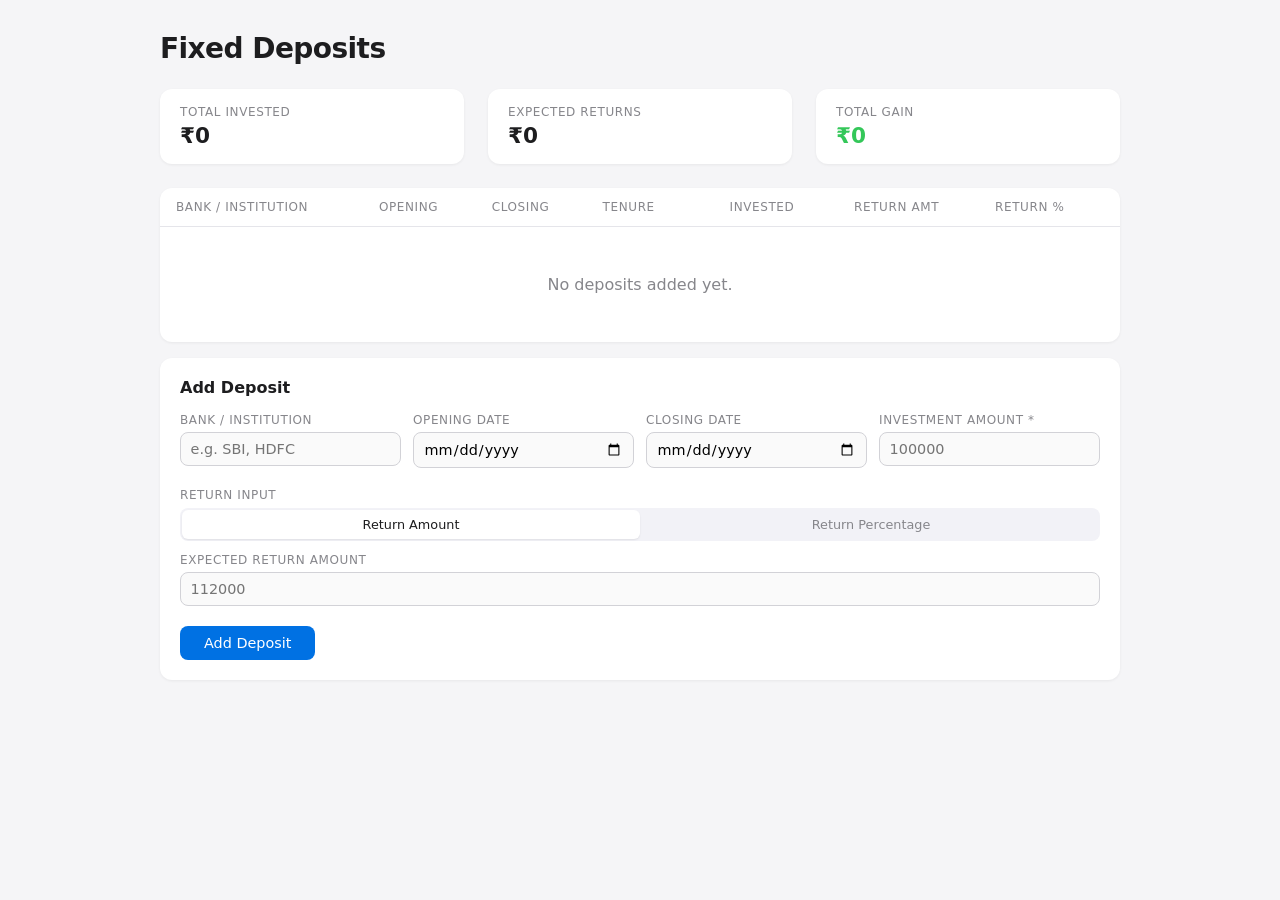
<file: builds/02-fd-calc-semantic.html>
<!DOCTYPE html>
<html lang="en">
<head>
  <meta charset="UTF-8">
  <meta name="viewport" content="width=device-width, initial-scale=1.0">
  <title>Fixed Deposit Calculator</title>
  <style>
    * { margin: 0; padding: 0; box-sizing: border-box; }

    body {
      font-family: -apple-system, BlinkMacSystemFont, 'Segoe UI', system-ui, sans-serif;
      background: #f5f5f7;
      color: #1d1d1f;
      min-height: 100vh;
      padding: 2rem 1rem;
    }

    .container {
      max-width: 960px;
      margin: 0 auto;
    }

    h1 {
      font-size: 1.75rem;
      font-weight: 600;
      margin-bottom: 1.5rem;
      letter-spacing: -0.02em;
    }

    .summary-bar {
      display: flex;
      gap: 1.5rem;
      margin-bottom: 1.5rem;
      flex-wrap: wrap;
    }

    .summary-card {
      background: #fff;
      border-radius: 12px;
      padding: 1rem 1.25rem;
      flex: 1;
      min-width: 180px;
      box-shadow: 0 1px 3px rgba(0,0,0,0.06);
    }

    .summary-card .label {
      font-size: 0.75rem;
      text-transform: uppercase;
      letter-spacing: 0.05em;
      color: #86868b;
      margin-bottom: 0.25rem;
    }

    .summary-card .value {
      font-size: 1.35rem;
      font-weight: 600;
      font-variant-numeric: tabular-nums;
    }

    .summary-card .value.gain { color: #34c759; }

    .deposits-table {
      background: #fff;
      border-radius: 12px;
      box-shadow: 0 1px 3px rgba(0,0,0,0.06);
      overflow: hidden;
      margin-bottom: 1rem;
    }

    table {
      width: 100%;
      border-collapse: collapse;
    }

    thead th {
      text-align: left;
      padding: 0.75rem 1rem;
      font-size: 0.75rem;
      text-transform: uppercase;
      letter-spacing: 0.05em;
      color: #86868b;
      font-weight: 500;
      border-bottom: 1px solid #e5e5ea;
      white-space: nowrap;
    }

    tbody td {
      padding: 0.6rem 1rem;
      border-bottom: 1px solid #f2f2f7;
      font-size: 0.9rem;
      vertical-align: middle;
    }

    tbody tr:last-child td { border-bottom: none; }

    tbody tr:hover { background: #fafafa; }

    .amt { font-variant-numeric: tabular-nums; text-align: right; }
    .pct { font-variant-numeric: tabular-nums; text-align: right; }
    thead th.amt, thead th.pct { text-align: right; }

    .actions-cell {
      text-align: center;
      width: 40px;
    }

    .btn-delete {
      background: none;
      border: none;
      color: #ff3b30;
      cursor: pointer;
      font-size: 1.1rem;
      padding: 0.25rem;
      border-radius: 6px;
      line-height: 1;
      opacity: 0.5;
      transition: opacity 0.15s;
    }

    .btn-delete:hover { opacity: 1; }

    .empty-state {
      padding: 3rem 1rem;
      text-align: center;
      color: #86868b;
    }

    /* Add form */
    .add-form {
      background: #fff;
      border-radius: 12px;
      box-shadow: 0 1px 3px rgba(0,0,0,0.06);
      padding: 1.25rem;
    }

    .add-form h2 {
      font-size: 1rem;
      font-weight: 600;
      margin-bottom: 1rem;
    }

    .form-grid {
      display: grid;
      grid-template-columns: repeat(auto-fit, minmax(180px, 1fr));
      gap: 0.75rem;
      margin-bottom: 1rem;
    }

    .field label {
      display: block;
      font-size: 0.75rem;
      text-transform: uppercase;
      letter-spacing: 0.05em;
      color: #86868b;
      margin-bottom: 0.3rem;
      font-weight: 500;
    }

    .field input, .field select {
      width: 100%;
      padding: 0.5rem 0.6rem;
      border: 1px solid #d2d2d7;
      border-radius: 8px;
      font-size: 0.9rem;
      font-family: inherit;
      background: #fafafa;
      transition: border-color 0.15s;
    }

    .field input:focus, .field select:focus {
      outline: none;
      border-color: #0071e3;
      background: #fff;
    }

    .field input.error {
      border-color: #ff3b30;
    }

    .return-row {
      display: flex;
      gap: 0.75rem;
      align-items: end;
      margin-bottom: 1rem;
    }

    .return-row .field { flex: 1; }

    .return-mode-toggle {
      display: flex;
      background: #f2f2f7;
      border-radius: 8px;
      overflow: hidden;
      margin-bottom: 0.75rem;
    }

    .return-mode-toggle button {
      flex: 1;
      padding: 0.45rem 0.75rem;
      border: none;
      background: transparent;
      font-size: 0.8rem;
      font-family: inherit;
      cursor: pointer;
      color: #86868b;
      font-weight: 500;
      transition: all 0.15s;
    }

    .return-mode-toggle button.active {
      background: #fff;
      color: #1d1d1f;
      box-shadow: 0 1px 2px rgba(0,0,0,0.08);
      border-radius: 6px;
      margin: 2px;
    }

    .btn-add {
      background: #0071e3;
      color: #fff;
      border: none;
      padding: 0.55rem 1.5rem;
      border-radius: 8px;
      font-size: 0.9rem;
      font-family: inherit;
      font-weight: 500;
      cursor: pointer;
      transition: background 0.15s;
    }

    .btn-add:hover { background: #0077ed; }

    .computed-hint {
      font-size: 0.8rem;
      color: #86868b;
      margin-top: 0.25rem;
      font-variant-numeric: tabular-nums;
    }

    .tenure {
      font-size: 0.8rem;
      color: #86868b;
    }

    @media (max-width: 640px) {
      .form-grid { grid-template-columns: 1fr 1fr; }
      .summary-bar { gap: 0.75rem; }
      .summary-card { min-width: 140px; padding: 0.75rem 1rem; }
      .summary-card .value { font-size: 1.1rem; }
      table { font-size: 0.8rem; }
      thead th, tbody td { padding: 0.5rem 0.6rem; }
    }
  </style>
</head>
<body>
  <div class="container">
    <h1>Fixed Deposits</h1>

    <div class="summary-bar">
      <div class="summary-card">
        <div class="label">Total Invested</div>
        <div class="value" id="totalInvested">&#8377;0</div>
      </div>
      <div class="summary-card">
        <div class="label">Expected Returns</div>
        <div class="value" id="totalReturns">&#8377;0</div>
      </div>
      <div class="summary-card">
        <div class="label">Total Gain</div>
        <div class="value gain" id="totalGain">&#8377;0</div>
      </div>
    </div>

    <div class="deposits-table">
      <table>
        <thead>
          <tr>
            <th>Bank / Institution</th>
            <th>Opening</th>
            <th>Closing</th>
            <th>Tenure</th>
            <th class="amt">Invested</th>
            <th class="amt">Return Amt</th>
            <th class="pct">Return %</th>
            <th></th>
          </tr>
        </thead>
        <tbody id="depositsBody">
        </tbody>
      </table>
      <div class="empty-state" id="emptyState">No deposits added yet.</div>
    </div>

    <div class="add-form">
      <h2>Add Deposit</h2>
      <div class="form-grid">
        <div class="field">
          <label>Bank / Institution</label>
          <input type="text" id="fBank" placeholder="e.g. SBI, HDFC">
        </div>
        <div class="field">
          <label>Opening Date</label>
          <input type="date" id="fOpenDate">
        </div>
        <div class="field">
          <label>Closing Date</label>
          <input type="date" id="fCloseDate">
        </div>
        <div class="field">
          <label>Investment Amount *</label>
          <input type="number" id="fAmount" placeholder="100000" min="0" step="any">
        </div>
      </div>

      <label style="font-size:0.75rem;text-transform:uppercase;letter-spacing:0.05em;color:#86868b;font-weight:500;">Return Input</label>
      <div class="return-mode-toggle" style="margin-top:0.3rem;">
        <button class="active" id="modeAmt" onclick="setReturnMode('amount')">Return Amount</button>
        <button id="modePct" onclick="setReturnMode('percentage')">Return Percentage</button>
      </div>

      <div class="return-row">
        <div class="field" id="returnAmtField">
          <label>Expected Return Amount</label>
          <input type="number" id="fReturnAmt" placeholder="112000" min="0" step="any">
          <div class="computed-hint" id="hintPct"></div>
        </div>
        <div class="field" id="returnPctField" style="display:none;">
          <label>Annual Return % (p.a.)</label>
          <input type="number" id="fReturnPct" placeholder="7.5" min="0" step="any">
          <div class="computed-hint" id="hintAmt"></div>
        </div>
      </div>

      <button class="btn-add" onclick="addDeposit()">Add Deposit</button>
    </div>
  </div>

  <script>
    let deposits = JSON.parse(localStorage.getItem('fd_deposits') || '[]');
    let returnMode = 'amount';

    function save() {
      localStorage.setItem('fd_deposits', JSON.stringify(deposits));
    }

    function fmt(n) {
      return '₹' + Number(n).toLocaleString('en-IN', { maximumFractionDigits: 0 });
    }

    function fmtPct(n) {
      return Number(n).toFixed(2) + '%';
    }

    function daysBetween(d1, d2) {
      const ms = new Date(d2) - new Date(d1);
      return Math.max(ms / (1000 * 60 * 60 * 24), 0);
    }

    function tenureStr(d1, d2) {
      if (!d1 || !d2) return '—';
      const days = daysBetween(d1, d2);
      if (days >= 365) {
        const years = Math.floor(days / 365);
        const remaining = Math.round(days % 365 / 30);
        if (remaining === 0) return years + 'y';
        return years + 'y ' + remaining + 'm';
      }
      if (days >= 30) return Math.round(days / 30) + 'm';
      return Math.round(days) + 'd';
    }

    function calcReturnAmt(principal, annualPct, openDate, closeDate) {
      const days = daysBetween(openDate, closeDate);
      if (days <= 0) return principal;
      const years = days / 365;
      return principal * Math.pow(1 + annualPct / 100, years);
    }

    function calcAnnualPct(principal, returnAmt, openDate, closeDate) {
      if (principal <= 0) return 0;
      const days = daysBetween(openDate, closeDate);
      if (days <= 0) return 0;
      const years = days / 365;
      return (Math.pow(returnAmt / principal, 1 / years) - 1) * 100;
    }

    function setReturnMode(mode) {
      returnMode = mode;
      document.getElementById('modeAmt').classList.toggle('active', mode === 'amount');
      document.getElementById('modePct').classList.toggle('active', mode === 'percentage');
      document.getElementById('returnAmtField').style.display = mode === 'amount' ? '' : 'none';
      document.getElementById('returnPctField').style.display = mode === 'percentage' ? '' : 'none';
      updateHints();
    }

    function updateHints() {
      const principal = parseFloat(document.getElementById('fAmount').value) || 0;
      const openDate = document.getElementById('fOpenDate').value;
      const closeDate = document.getElementById('fCloseDate').value;

      if (returnMode === 'amount') {
        const retAmt = parseFloat(document.getElementById('fReturnAmt').value) || 0;
        if (principal > 0 && retAmt > 0 && openDate && closeDate) {
          const pct = calcAnnualPct(principal, retAmt, openDate, closeDate);
          document.getElementById('hintPct').textContent = '≈ ' + fmtPct(pct) + ' p.a.';
        } else {
          document.getElementById('hintPct').textContent = '';
        }
      } else {
        const pct = parseFloat(document.getElementById('fReturnPct').value) || 0;
        if (principal > 0 && pct > 0 && openDate && closeDate) {
          const amt = calcReturnAmt(principal, pct, openDate, closeDate);
          document.getElementById('hintAmt').textContent = '≈ ' + fmt(Math.round(amt));
        } else {
          document.getElementById('hintAmt').textContent = '';
        }
      }
    }

    ['fAmount', 'fReturnAmt', 'fReturnPct', 'fOpenDate', 'fCloseDate'].forEach(id => {
      document.getElementById(id).addEventListener('input', updateHints);
    });

    function addDeposit() {
      const bank = document.getElementById('fBank').value.trim();
      const openDate = document.getElementById('fOpenDate').value;
      const closeDate = document.getElementById('fCloseDate').value;
      const amount = parseFloat(document.getElementById('fAmount').value);

      if (!amount || amount <= 0) {
        document.getElementById('fAmount').classList.add('error');
        document.getElementById('fAmount').focus();
        setTimeout(() => document.getElementById('fAmount').classList.remove('error'), 2000);
        return;
      }

      let returnAmt, returnPct;

      if (returnMode === 'amount') {
        returnAmt = parseFloat(document.getElementById('fReturnAmt').value) || null;
        if (returnAmt && openDate && closeDate) {
          returnPct = calcAnnualPct(amount, returnAmt, openDate, closeDate);
        }
      } else {
        returnPct = parseFloat(document.getElementById('fReturnPct').value) || null;
        if (returnPct && openDate && closeDate) {
          returnAmt = calcReturnAmt(amount, returnPct, openDate, closeDate);
        }
      }

      deposits.push({
        id: Date.now(),
        bank: bank || '—',
        openDate: openDate || null,
        closeDate: closeDate || null,
        amount,
        returnAmt: returnAmt ? Math.round(returnAmt) : null,
        returnPct: returnPct ? parseFloat(returnPct.toFixed(2)) : null
      });

      save();
      render();

      document.getElementById('fBank').value = '';
      document.getElementById('fOpenDate').value = '';
      document.getElementById('fCloseDate').value = '';
      document.getElementById('fAmount').value = '';
      document.getElementById('fReturnAmt').value = '';
      document.getElementById('fReturnPct').value = '';
      document.getElementById('hintPct').textContent = '';
      document.getElementById('hintAmt').textContent = '';
    }

    function deleteDeposit(id) {
      deposits = deposits.filter(d => d.id !== id);
      save();
      render();
    }

    function render() {
      const tbody = document.getElementById('depositsBody');
      const empty = document.getElementById('emptyState');

      if (deposits.length === 0) {
        tbody.innerHTML = '';
        empty.style.display = '';
        updateSummary();
        return;
      }

      empty.style.display = 'none';

      tbody.innerHTML = deposits.map(d => `
        <tr>
          <td>${esc(d.bank)}</td>
          <td>${d.openDate ? formatDate(d.openDate) : '—'}</td>
          <td>${d.closeDate ? formatDate(d.closeDate) : '—'}</td>
          <td class="tenure">${tenureStr(d.openDate, d.closeDate)}</td>
          <td class="amt">${fmt(d.amount)}</td>
          <td class="amt">${d.returnAmt ? fmt(d.returnAmt) : '—'}</td>
          <td class="pct">${d.returnPct ? fmtPct(d.returnPct) : '—'}</td>
          <td class="actions-cell"><button class="btn-delete" onclick="deleteDeposit(${d.id})" title="Delete">×</button></td>
        </tr>
      `).join('');

      updateSummary();
    }

    function updateSummary() {
      const totalInv = deposits.reduce((s, d) => s + d.amount, 0);
      const totalRet = deposits.reduce((s, d) => s + (d.returnAmt || d.amount), 0);
      document.getElementById('totalInvested').textContent = fmt(totalInv);
      document.getElementById('totalReturns').textContent = fmt(totalRet);
      document.getElementById('totalGain').textContent = fmt(totalRet - totalInv);
    }

    function formatDate(iso) {
      const d = new Date(iso + 'T00:00:00');
      return d.toLocaleDateString('en-IN', { day: 'numeric', month: 'short', year: 'numeric' });
    }

    function esc(str) {
      const el = document.createElement('span');
      el.textContent = str;
      return el.innerHTML;
    }

    render();
  </script>
</body>
</html>
</file>
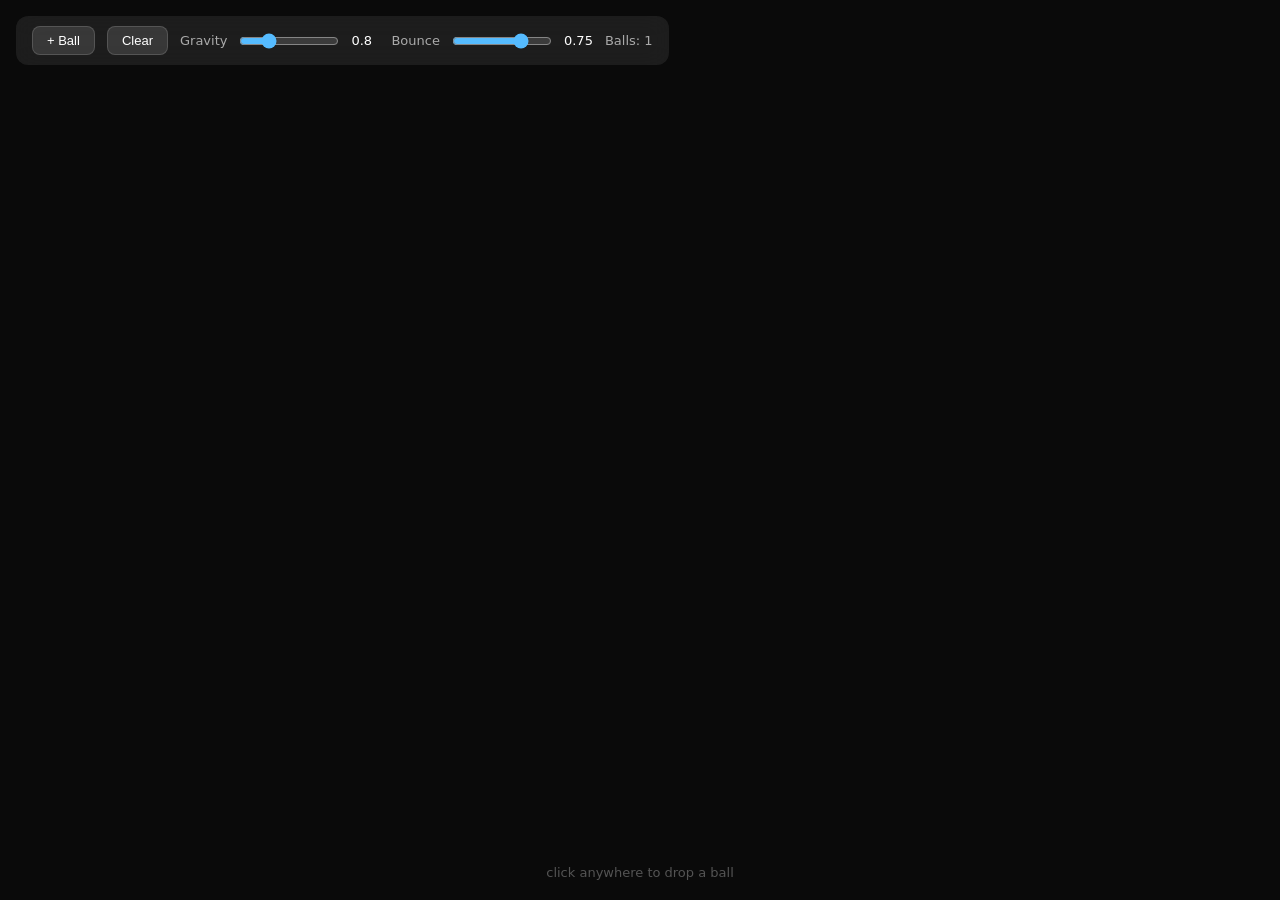
<file: builds/03-gravity-caveman.html>
<!DOCTYPE html>
<html lang="en">
<head>
<meta charset="UTF-8">
<meta name="viewport" content="width=device-width, initial-scale=1.0">
<title>Gravity</title>
<style>
  * { margin: 0; padding: 0; box-sizing: border-box; }
  body { background: #0a0a0a; overflow: hidden; font-family: system-ui, sans-serif; }
  canvas { display: block; cursor: crosshair; }
  #controls {
    position: fixed; top: 16px; left: 16px;
    display: flex; gap: 12px; align-items: center;
    background: rgba(255,255,255,0.08);
    backdrop-filter: blur(12px);
    padding: 10px 16px;
    border-radius: 12px;
    z-index: 10;
  }
  #controls label { color: #aaa; font-size: 13px; }
  #controls input[type=range] {
    width: 100px; accent-color: #5bf;
    vertical-align: middle;
  }
  #controls span { color: #fff; font-size: 13px; min-width: 28px; }
  button {
    background: rgba(255,255,255,0.12);
    border: 1px solid rgba(255,255,255,0.15);
    color: #fff; font-size: 13px;
    padding: 6px 14px; border-radius: 8px;
    cursor: pointer;
  }
  button:hover { background: rgba(255,255,255,0.2); }
  #hint {
    position: fixed; bottom: 20px; left: 50%;
    transform: translateX(-50%);
    color: rgba(255,255,255,0.3); font-size: 13px;
    pointer-events: none;
    transition: opacity 0.5s;
  }
</style>
</head>
<body>
<div id="controls">
  <button id="addBtn">+ Ball</button>
  <button id="clearBtn">Clear</button>
  <label>Gravity</label>
  <input type="range" id="gravSlider" min="0.05" max="3" step="0.05" value="0.8">
  <span id="gravVal">0.8</span>
  <label>Bounce</label>
  <input type="range" id="bounceSlider" min="0.1" max="0.99" step="0.01" value="0.75">
  <span id="bounceVal">0.75</span>
  <label id="countLabel">Balls: 1</label>
</div>
<div id="hint">click anywhere to drop a ball</div>
<canvas id="c"></canvas>
<script>
const canvas = document.getElementById('c');
const ctx = canvas.getContext('2d');
const gravSlider = document.getElementById('gravSlider');
const gravVal = document.getElementById('gravVal');
const bounceSlider = document.getElementById('bounceSlider');
const bounceVal = document.getElementById('bounceVal');
const countLabel = document.getElementById('countLabel');
const hint = document.getElementById('hint');

let W, H;
function resize() {
  W = canvas.width = innerWidth;
  H = canvas.height = innerHeight;
}
resize();
addEventListener('resize', resize);

const balls = [];
const colors = ['#5bf','#f5a','#5f8','#fa5','#a5f','#ff5','#5ff','#f55'];

function makeBall(x, y) {
  const r = 12 + Math.random() * 18;
  balls.push({
    x: x,
    y: y,
    vx: (Math.random() - 0.5) * 4,
    vy: 0,
    r: r,
    color: colors[balls.length % colors.length],
    trail: []
  });
  countLabel.textContent = 'Balls: ' + balls.length;
}

makeBall(W / 2, H * 0.2);

document.getElementById('addBtn').addEventListener('click', () => {
  makeBall(60 + Math.random() * (W - 120), 40 + Math.random() * 60);
});

document.getElementById('clearBtn').addEventListener('click', () => {
  balls.length = 0;
  makeBall(W / 2, H * 0.2);
});

canvas.addEventListener('click', (e) => {
  makeBall(e.clientX, e.clientY);
  hint.style.opacity = '0';
});

gravSlider.addEventListener('input', () => {
  gravVal.textContent = gravSlider.value;
});
bounceSlider.addEventListener('input', () => {
  bounceVal.textContent = bounceSlider.value;
});

function update() {
  const gravity = parseFloat(gravSlider.value);
  const restitution = parseFloat(bounceSlider.value);
  const friction = 0.995;

  for (const b of balls) {
    b.vy += gravity;
    b.vx *= friction;
    b.x += b.vx;
    b.y += b.vy;

    // floor
    if (b.y + b.r > H) {
      b.y = H - b.r;
      b.vy *= -restitution;
      b.vx *= 0.98;
      if (Math.abs(b.vy) < 0.5) b.vy = 0;
    }

    // walls
    if (b.x - b.r < 0) {
      b.x = b.r;
      b.vx *= -restitution;
    }
    if (b.x + b.r > W) {
      b.x = W - b.r;
      b.vx *= -restitution;
    }

    // ceiling
    if (b.y - b.r < 0) {
      b.y = b.r;
      b.vy *= -restitution;
    }

    // ball-ball collisions
    for (const o of balls) {
      if (o === b) continue;
      const dx = o.x - b.x;
      const dy = o.y - b.y;
      const dist = Math.sqrt(dx * dx + dy * dy);
      const minDist = b.r + o.r;
      if (dist < minDist && dist > 0) {
        const nx = dx / dist;
        const ny = dy / dist;
        const overlap = minDist - dist;
        b.x -= nx * overlap * 0.5;
        b.y -= ny * overlap * 0.5;
        o.x += nx * overlap * 0.5;
        o.y += ny * overlap * 0.5;
        const dvx = b.vx - o.vx;
        const dvy = b.vy - o.vy;
        const dot = dvx * nx + dvy * ny;
        if (dot > 0) {
          b.vx -= dot * nx * restitution;
          b.vy -= dot * ny * restitution;
          o.vx += dot * nx * restitution;
          o.vy += dot * ny * restitution;
        }
      }
    }

    // trail
    b.trail.push({ x: b.x, y: b.y });
    if (b.trail.length > 12) b.trail.shift();
  }
}

function draw() {
  ctx.clearRect(0, 0, W, H);

  for (const b of balls) {
    // trail
    for (let i = 0; i < b.trail.length; i++) {
      const t = b.trail[i];
      const alpha = (i / b.trail.length) * 0.25;
      const size = b.r * (i / b.trail.length) * 0.6;
      ctx.beginPath();
      ctx.arc(t.x, t.y, size, 0, Math.PI * 2);
      ctx.fillStyle = b.color + Math.round(alpha * 255).toString(16).padStart(2, '0');
      ctx.fill();
    }

    // ball
    ctx.beginPath();
    ctx.arc(b.x, b.y, b.r, 0, Math.PI * 2);
    const grad = ctx.createRadialGradient(b.x - b.r * 0.3, b.y - b.r * 0.3, b.r * 0.1, b.x, b.y, b.r);
    grad.addColorStop(0, '#fff');
    grad.addColorStop(0.3, b.color);
    grad.addColorStop(1, b.color + '44');
    ctx.fillStyle = grad;
    ctx.fill();

    // shadow
    ctx.beginPath();
    ctx.ellipse(b.x, H - 4, b.r * 0.7, 4, 0, 0, Math.PI * 2);
    const shadowAlpha = Math.max(0, 0.15 * (1 - (H - b.y) / H));
    ctx.fillStyle = `rgba(255,255,255,${shadowAlpha})`;
    ctx.fill();
  }
}

function loop() {
  update();
  draw();
  requestAnimationFrame(loop);
}
loop();
</script>
</body>
</html>
</file>
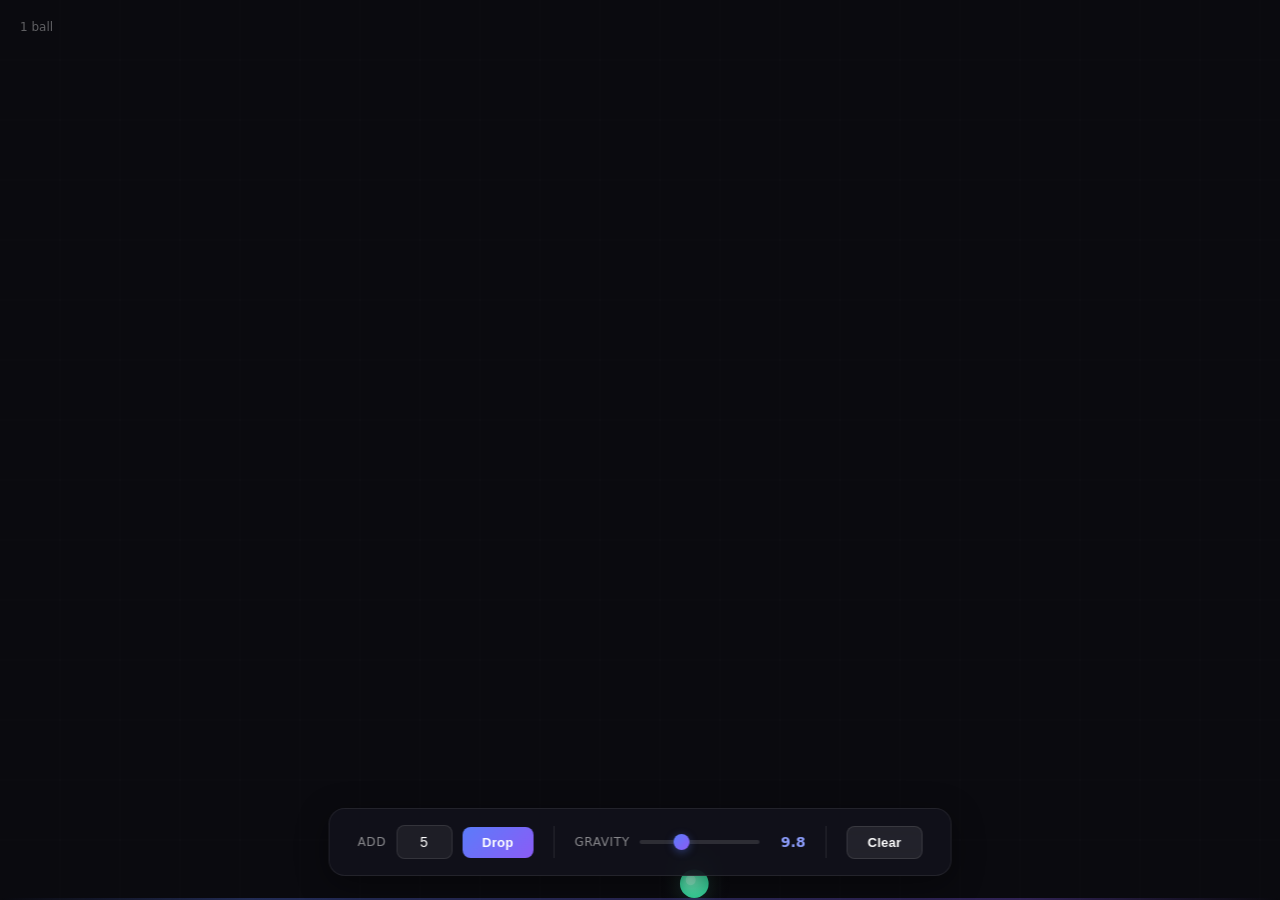
<file: builds/03-gravity-raw.html>
<!DOCTYPE html>
<html lang="en">
<head>
<meta charset="UTF-8">
<meta name="viewport" content="width=device-width, initial-scale=1.0">
<title>Gravity Simulator</title>
<style>
  * { margin: 0; padding: 0; box-sizing: border-box; }

  body {
    background: #0a0a0f;
    font-family: 'Inter', system-ui, -apple-system, sans-serif;
    overflow: hidden;
    height: 100vh;
    color: #e0e0e0;
  }

  canvas {
    display: block;
    position: absolute;
    top: 0;
    left: 0;
  }

  .controls {
    position: fixed;
    bottom: 24px;
    left: 50%;
    transform: translateX(-50%);
    display: flex;
    align-items: center;
    gap: 20px;
    background: rgba(18, 18, 28, 0.85);
    backdrop-filter: blur(16px);
    -webkit-backdrop-filter: blur(16px);
    border: 1px solid rgba(255, 255, 255, 0.08);
    border-radius: 16px;
    padding: 16px 28px;
    z-index: 10;
    box-shadow: 0 8px 32px rgba(0, 0, 0, 0.4);
  }

  .control-group {
    display: flex;
    align-items: center;
    gap: 10px;
  }

  .divider {
    width: 1px;
    height: 32px;
    background: rgba(255, 255, 255, 0.1);
  }

  label {
    font-size: 12px;
    font-weight: 500;
    text-transform: uppercase;
    letter-spacing: 0.05em;
    color: rgba(255, 255, 255, 0.5);
    white-space: nowrap;
  }

  input[type="number"] {
    width: 56px;
    padding: 8px 10px;
    border-radius: 8px;
    border: 1px solid rgba(255, 255, 255, 0.1);
    background: rgba(255, 255, 255, 0.06);
    color: #fff;
    font-size: 14px;
    text-align: center;
    outline: none;
    transition: border-color 0.2s;
    -moz-appearance: textfield;
  }

  input[type="number"]::-webkit-inner-spin-button,
  input[type="number"]::-webkit-outer-spin-button {
    -webkit-appearance: none;
  }

  input[type="number"]:focus {
    border-color: rgba(120, 160, 255, 0.5);
  }

  button {
    padding: 8px 20px;
    border-radius: 8px;
    border: none;
    background: linear-gradient(135deg, #5b7cfa, #8b5cf6);
    color: #fff;
    font-size: 13px;
    font-weight: 600;
    cursor: pointer;
    transition: all 0.2s;
    letter-spacing: 0.02em;
  }

  button:hover {
    transform: translateY(-1px);
    box-shadow: 0 4px 16px rgba(91, 124, 250, 0.35);
  }

  button:active {
    transform: translateY(0);
  }

  button.reset {
    background: rgba(255, 255, 255, 0.08);
    border: 1px solid rgba(255, 255, 255, 0.1);
  }

  button.reset:hover {
    background: rgba(255, 70, 70, 0.2);
    border-color: rgba(255, 70, 70, 0.3);
    box-shadow: none;
  }

  input[type="range"] {
    -webkit-appearance: none;
    width: 120px;
    height: 4px;
    border-radius: 2px;
    background: rgba(255, 255, 255, 0.12);
    outline: none;
  }

  input[type="range"]::-webkit-slider-thumb {
    -webkit-appearance: none;
    width: 16px;
    height: 16px;
    border-radius: 50%;
    background: linear-gradient(135deg, #5b7cfa, #8b5cf6);
    cursor: pointer;
    box-shadow: 0 2px 8px rgba(91, 124, 250, 0.4);
  }

  .gravity-value {
    font-size: 14px;
    font-weight: 600;
    min-width: 36px;
    text-align: right;
    color: #8b9cfa;
    font-variant-numeric: tabular-nums;
  }

  .stats {
    position: fixed;
    top: 20px;
    left: 20px;
    font-size: 12px;
    color: rgba(255, 255, 255, 0.35);
    z-index: 10;
    font-variant-numeric: tabular-nums;
  }

  .floor-line {
    position: fixed;
    bottom: 0;
    left: 0;
    right: 0;
    height: 2px;
    background: linear-gradient(90deg,
      transparent,
      rgba(91, 124, 250, 0.3) 20%,
      rgba(139, 92, 246, 0.3) 80%,
      transparent
    );
  }
</style>
</head>
<body>

<canvas id="canvas"></canvas>
<div class="floor-line"></div>

<div class="stats" id="stats">0 balls</div>

<div class="controls">
  <div class="control-group">
    <label>Add</label>
    <input type="number" id="ballCount" value="5" min="1" max="100">
    <button id="addBtn">Drop</button>
  </div>

  <div class="divider"></div>

  <div class="control-group">
    <label>Gravity</label>
    <input type="range" id="gravitySlider" min="0.5" max="30" step="0.5" value="9.8">
    <span class="gravity-value" id="gravityValue">9.8</span>
  </div>

  <div class="divider"></div>

  <button class="reset" id="resetBtn">Clear</button>
</div>

<script>
const canvas = document.getElementById('canvas');
const ctx = canvas.getContext('2d');
const statsEl = document.getElementById('stats');
const ballCountInput = document.getElementById('ballCount');
const addBtn = document.getElementById('addBtn');
const gravitySlider = document.getElementById('gravitySlider');
const gravityValueEl = document.getElementById('gravityValue');
const resetBtn = document.getElementById('resetBtn');

let W, H;
let balls = [];
let gravity = 9.8;
const SCALE = 80;
const BASE_RESTITUTION = 0.78;
const FRICTION = 0.995;
const FLOOR_FRICTION = 0.98;
const REST_THRESHOLD = 0.3;

const PALETTES = [
  ['#5b7cfa', '#7c9aff'],
  ['#8b5cf6', '#a78bfa'],
  ['#f472b6', '#f9a8d4'],
  ['#34d399', '#6ee7b7'],
  ['#fbbf24', '#fcd34d'],
  ['#f87171', '#fca5a5'],
  ['#60a5fa', '#93c5fd'],
  ['#a78bfa', '#c4b5fd'],
  ['#fb923c', '#fdba74'],
  ['#2dd4bf', '#5eead4'],
];

function resize() {
  W = canvas.width = window.innerWidth;
  H = canvas.height = window.innerHeight;
}
window.addEventListener('resize', resize);
resize();

function createBall(x) {
  const palette = PALETTES[Math.floor(Math.random() * PALETTES.length)];
  const radius = 12 + Math.random() * 16;
  return {
    x: x !== undefined ? x : 40 + Math.random() * (W - 80),
    y: -radius - Math.random() * 200,
    vx: (Math.random() - 0.5) * 2,
    vy: Math.random() * 1.5,
    radius,
    color: palette[0],
    glow: palette[1],
    restitution: BASE_RESTITUTION + (Math.random() - 0.5) * 0.08,
    resting: false,
    trail: [],
  };
}

function addBalls(count) {
  const spread = Math.min(W - 80, count * 50);
  const startX = (W - spread) / 2;
  for (let i = 0; i < count; i++) {
    const x = count === 1
      ? W / 2 + (Math.random() - 0.5) * 100
      : startX + (spread * i / (count - 1)) + (Math.random() - 0.5) * 30;
    balls.push(createBall(x));
  }
}

// restitution drops slightly at extreme gravity
function effectiveRestitution(ball) {
  const gravityFactor = 1 - Math.max(0, (gravity - 9.8)) * 0.008;
  return ball.restitution * Math.max(0.5, gravityFactor);
}

function update(dt) {
  const g = gravity * SCALE;

  for (const ball of balls) {
    if (ball.resting) continue;

    ball.vy += g * dt;
    ball.vx *= FRICTION;
    ball.x += ball.vx * dt * SCALE;
    ball.y += ball.vy * dt * SCALE;

    // floor
    const floor = H - 2;
    if (ball.y + ball.radius > floor) {
      ball.y = floor - ball.radius;
      const e = effectiveRestitution(ball);
      ball.vy = -ball.vy * e;
      ball.vx *= FLOOR_FRICTION;

      if (Math.abs(ball.vy) < REST_THRESHOLD * SCALE * dt * 10) {
        ball.vy = 0;
        ball.y = floor - ball.radius;
        if (Math.abs(ball.vx) < 0.5) {
          ball.vx = 0;
          ball.resting = true;
        }
      }
    }

    // walls
    if (ball.x - ball.radius < 0) {
      ball.x = ball.radius;
      ball.vx = Math.abs(ball.vx) * effectiveRestitution(ball);
    } else if (ball.x + ball.radius > W) {
      ball.x = W - ball.radius;
      ball.vx = -Math.abs(ball.vx) * effectiveRestitution(ball);
    }

    // trail
    ball.trail.push({ x: ball.x, y: ball.y });
    if (ball.trail.length > 8) ball.trail.shift();
  }

  // ball-to-ball collisions
  for (let i = 0; i < balls.length; i++) {
    for (let j = i + 1; j < balls.length; j++) {
      const a = balls[i], b = balls[j];
      const dx = b.x - a.x;
      const dy = b.y - a.y;
      const dist = Math.sqrt(dx * dx + dy * dy);
      const minDist = a.radius + b.radius;

      if (dist < minDist && dist > 0) {
        const nx = dx / dist;
        const ny = dy / dist;
        const overlap = minDist - dist;
        a.x -= nx * overlap * 0.5;
        a.y -= ny * overlap * 0.5;
        b.x += nx * overlap * 0.5;
        b.y += ny * overlap * 0.5;

        const dvx = a.vx - b.vx;
        const dvy = a.vy - b.vy;
        const dvDotN = dvx * nx + dvy * ny;

        if (dvDotN > 0) {
          const e = Math.min(a.restitution, b.restitution);
          const impulse = dvDotN * (1 + e) * 0.5;
          a.vx -= impulse * nx;
          a.vy -= impulse * ny;
          b.vx += impulse * nx;
          b.vy += impulse * ny;
          a.resting = false;
          b.resting = false;
        }
      }
    }
  }
}

function draw() {
  ctx.clearRect(0, 0, W, H);

  // subtle grid
  ctx.strokeStyle = 'rgba(255, 255, 255, 0.02)';
  ctx.lineWidth = 1;
  const gridSize = 60;
  for (let x = gridSize; x < W; x += gridSize) {
    ctx.beginPath();
    ctx.moveTo(x, 0);
    ctx.lineTo(x, H);
    ctx.stroke();
  }
  for (let y = gridSize; y < H; y += gridSize) {
    ctx.beginPath();
    ctx.moveTo(0, y);
    ctx.lineTo(W, y);
    ctx.stroke();
  }

  for (const ball of balls) {
    // trail
    if (ball.trail.length > 1 && !ball.resting) {
      for (let i = 1; i < ball.trail.length; i++) {
        const alpha = (i / ball.trail.length) * 0.15;
        const r = ball.radius * (i / ball.trail.length) * 0.6;
        ctx.beginPath();
        ctx.arc(ball.trail[i].x, ball.trail[i].y, r, 0, Math.PI * 2);
        ctx.fillStyle = ball.color + Math.round(alpha * 255).toString(16).padStart(2, '0');
        ctx.fill();
      }
    }

    // glow
    const gradient = ctx.createRadialGradient(
      ball.x, ball.y, ball.radius * 0.2,
      ball.x, ball.y, ball.radius * 2.5
    );
    gradient.addColorStop(0, ball.glow + '30');
    gradient.addColorStop(1, 'transparent');
    ctx.beginPath();
    ctx.arc(ball.x, ball.y, ball.radius * 2.5, 0, Math.PI * 2);
    ctx.fillStyle = gradient;
    ctx.fill();

    // ball
    const ballGrad = ctx.createRadialGradient(
      ball.x - ball.radius * 0.3, ball.y - ball.radius * 0.3, ball.radius * 0.1,
      ball.x, ball.y, ball.radius
    );
    ballGrad.addColorStop(0, ball.glow);
    ballGrad.addColorStop(1, ball.color);
    ctx.beginPath();
    ctx.arc(ball.x, ball.y, ball.radius, 0, Math.PI * 2);
    ctx.fillStyle = ballGrad;
    ctx.fill();

    // highlight
    ctx.beginPath();
    ctx.arc(
      ball.x - ball.radius * 0.25,
      ball.y - ball.radius * 0.25,
      ball.radius * 0.35,
      0, Math.PI * 2
    );
    ctx.fillStyle = 'rgba(255, 255, 255, 0.2)';
    ctx.fill();
  }

  const active = balls.filter(b => !b.resting).length;
  statsEl.textContent = `${balls.length} ball${balls.length !== 1 ? 's' : ''}` +
    (active < balls.length ? ` · ${active} moving` : '');
}

let lastTime = 0;
function loop(time) {
  const dt = Math.min((time - lastTime) / 1000, 0.033);
  lastTime = time;

  update(dt);
  draw();
  requestAnimationFrame(loop);
}

// events
addBtn.addEventListener('click', () => {
  const count = Math.max(1, Math.min(100, parseInt(ballCountInput.value) || 1));
  addBalls(count);
});

gravitySlider.addEventListener('input', () => {
  gravity = parseFloat(gravitySlider.value);
  gravityValueEl.textContent = gravity.toFixed(1);
  // wake up resting balls when gravity changes
  for (const ball of balls) {
    if (ball.resting) {
      ball.resting = false;
      ball.vy = -0.1;
    }
  }
});

resetBtn.addEventListener('click', () => {
  balls = [];
});

// keyboard shortcut
document.addEventListener('keydown', (e) => {
  if (e.code === 'Space' && document.activeElement !== ballCountInput) {
    e.preventDefault();
    const count = Math.max(1, Math.min(100, parseInt(ballCountInput.value) || 1));
    addBalls(count);
  }
});

// start with one ball
addBalls(1);
requestAnimationFrame(loop);
</script>
</body>
</html>
</file>
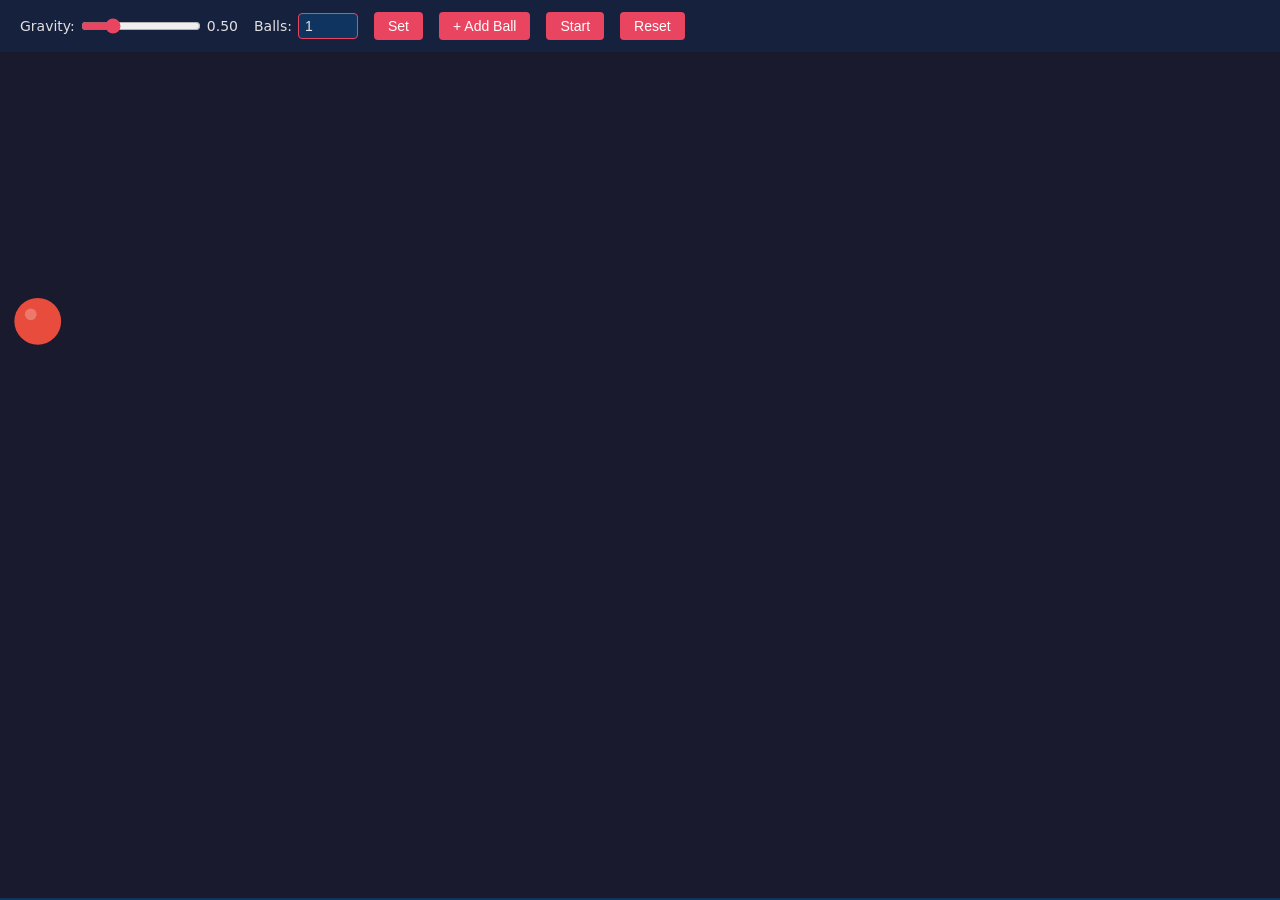
<file: builds/03-gravity-semantic.html>
<!DOCTYPE html>
<html lang="en">
<head>
<meta charset="UTF-8">
<meta name="viewport" content="width=device-width, initial-scale=1.0">
<title>Gravity Simulator</title>
<style>
  * { margin: 0; padding: 0; box-sizing: border-box; }
  body { font-family: system-ui, sans-serif; background: #1a1a2e; color: #e0e0e0; overflow: hidden; height: 100vh; display: flex; flex-direction: column; }
  #controls { display: flex; align-items: center; gap: 16px; padding: 12px 20px; background: #16213e; flex-wrap: wrap; }
  #controls label { font-size: 14px; display: flex; align-items: center; gap: 6px; }
  #controls input[type="range"] { width: 120px; accent-color: #e94560; }
  #controls input[type="number"] { width: 60px; padding: 4px 6px; background: #0f3460; border: 1px solid #e94560; color: #e0e0e0; border-radius: 4px; font-size: 14px; }
  button { padding: 6px 14px; background: #e94560; color: #fff; border: none; border-radius: 4px; cursor: pointer; font-size: 14px; }
  button:hover { background: #c73650; }
  button:disabled { opacity: 0.5; cursor: default; }
  #stats { margin-left: auto; font-size: 13px; opacity: 0.7; }
  canvas { flex: 1; display: block; }
</style>
</head>
<body>

<div id="controls">
  <label>Gravity: <input type="range" id="gravitySlider" min="0.05" max="2" step="0.05" value="0.5"> <span id="gravityVal">0.50</span></label>
  <label>Balls: <input type="number" id="ballCount" min="1" max="200" value="1"></label>
  <button id="setBtn">Set</button>
  <button id="addBtn">+ Add Ball</button>
  <button id="startBtn">Start</button>
  <button id="resetBtn">Reset</button>
  <span id="stats"></span>
</div>

<canvas id="canvas"></canvas>

<script>
const canvas = document.getElementById('canvas');
const ctx = canvas.getContext('2d');
const gravitySlider = document.getElementById('gravitySlider');
const gravityVal = document.getElementById('gravityVal');
const ballCountInput = document.getElementById('ballCount');
const setBtn = document.getElementById('setBtn');
const addBtn = document.getElementById('addBtn');
const startBtn = document.getElementById('startBtn');
const resetBtn = document.getElementById('resetBtn');
const stats = document.getElementById('stats');

let balls = [];
let running = false;
let animId = null;
let gravity = 0.5;
const RESTITUTION = 0.75;
const FRICTION = 0.99;
const BALL_COLORS = ['#e94560','#0f3460','#533483','#48c9b0','#f39c12','#e74c3c','#3498db','#2ecc71','#9b59b6','#1abc9c'];

function resize() {
  canvas.width = window.innerWidth;
  canvas.height = window.innerHeight - document.getElementById('controls').offsetHeight;
}
window.addEventListener('resize', resize);
resize();

function randomBall() {
  const radius = 12 + Math.random() * 18;
  return {
    x: radius + Math.random() * (canvas.width - radius * 2),
    y: radius + Math.random() * (canvas.height * 0.4),
    vx: (Math.random() - 0.5) * 6,
    vy: 0,
    radius,
    color: BALL_COLORS[Math.floor(Math.random() * BALL_COLORS.length)],
    mass: radius
  };
}

function setBalls(n) {
  balls = [];
  for (let i = 0; i < n; i++) balls.push(randomBall());
}

function draw() {
  ctx.clearRect(0, 0, canvas.width, canvas.height);

  ctx.fillStyle = '#0f3460';
  ctx.fillRect(0, canvas.height - 2, canvas.width, 2);

  for (const b of balls) {
    ctx.beginPath();
    ctx.arc(b.x, b.y, b.radius, 0, Math.PI * 2);
    ctx.fillStyle = b.color;
    ctx.fill();

    ctx.beginPath();
    ctx.arc(b.x - b.radius * 0.3, b.y - b.radius * 0.3, b.radius * 0.25, 0, Math.PI * 2);
    ctx.fillStyle = 'rgba(255,255,255,0.25)';
    ctx.fill();
  }
}

function resolveBallCollision(a, b) {
  const dx = b.x - a.x;
  const dy = b.y - a.y;
  const dist = Math.sqrt(dx * dx + dy * dy);
  const minDist = a.radius + b.radius;

  if (dist >= minDist || dist === 0) return;

  const nx = dx / dist;
  const ny = dy / dist;
  const overlap = minDist - dist;
  const totalMass = a.mass + b.mass;

  a.x -= nx * overlap * (b.mass / totalMass);
  a.y -= ny * overlap * (b.mass / totalMass);
  b.x += nx * overlap * (a.mass / totalMass);
  b.y += ny * overlap * (a.mass / totalMass);

  const dvx = a.vx - b.vx;
  const dvy = a.vy - b.vy;
  const dvDotN = dvx * nx + dvy * ny;

  if (dvDotN <= 0) return;

  const impulse = (2 * dvDotN) / totalMass;
  a.vx -= impulse * b.mass * nx * RESTITUTION;
  a.vy -= impulse * b.mass * ny * RESTITUTION;
  b.vx += impulse * a.mass * nx * RESTITUTION;
  b.vy += impulse * a.mass * ny * RESTITUTION;
}

function update() {
  for (const b of balls) {
    b.vy += gravity;
    b.vx *= FRICTION;
    b.x += b.vx;
    b.y += b.vy;

    if (b.y + b.radius > canvas.height) {
      b.y = canvas.height - b.radius;
      b.vy *= -RESTITUTION;
      b.vx *= FRICTION;
    }

    if (b.x - b.radius < 0) {
      b.x = b.radius;
      b.vx = Math.abs(b.vx) * RESTITUTION;
    } else if (b.x + b.radius > canvas.width) {
      b.x = canvas.width - b.radius;
      b.vx = -Math.abs(b.vx) * RESTITUTION;
    }
  }

  for (let i = 0; i < balls.length; i++) {
    for (let j = i + 1; j < balls.length; j++) {
      resolveBallCollision(balls[i], balls[j]);
    }
  }
}

function loop() {
  update();
  draw();
  stats.textContent = balls.length + ' ball' + (balls.length !== 1 ? 's' : '');
  animId = requestAnimationFrame(loop);
}

function start() {
  if (running) return;
  running = true;
  startBtn.textContent = 'Pause';
  loop();
}

function pause() {
  running = false;
  startBtn.textContent = 'Start';
  if (animId) cancelAnimationFrame(animId);
}

gravitySlider.addEventListener('input', () => {
  gravity = parseFloat(gravitySlider.value);
  gravityVal.textContent = gravity.toFixed(2);
});

setBtn.addEventListener('click', () => {
  const n = Math.max(1, Math.min(200, parseInt(ballCountInput.value) || 1));
  ballCountInput.value = n;
  setBalls(n);
  if (!running) draw();
});

addBtn.addEventListener('click', () => {
  balls.push(randomBall());
  ballCountInput.value = balls.length;
  if (!running) draw();
});

startBtn.addEventListener('click', () => {
  if (running) pause(); else start();
});

resetBtn.addEventListener('click', () => {
  pause();
  setBalls(parseInt(ballCountInput.value) || 1);
  draw();
});

setBalls(1);
draw();
</script>
</body>
</html>
</file>
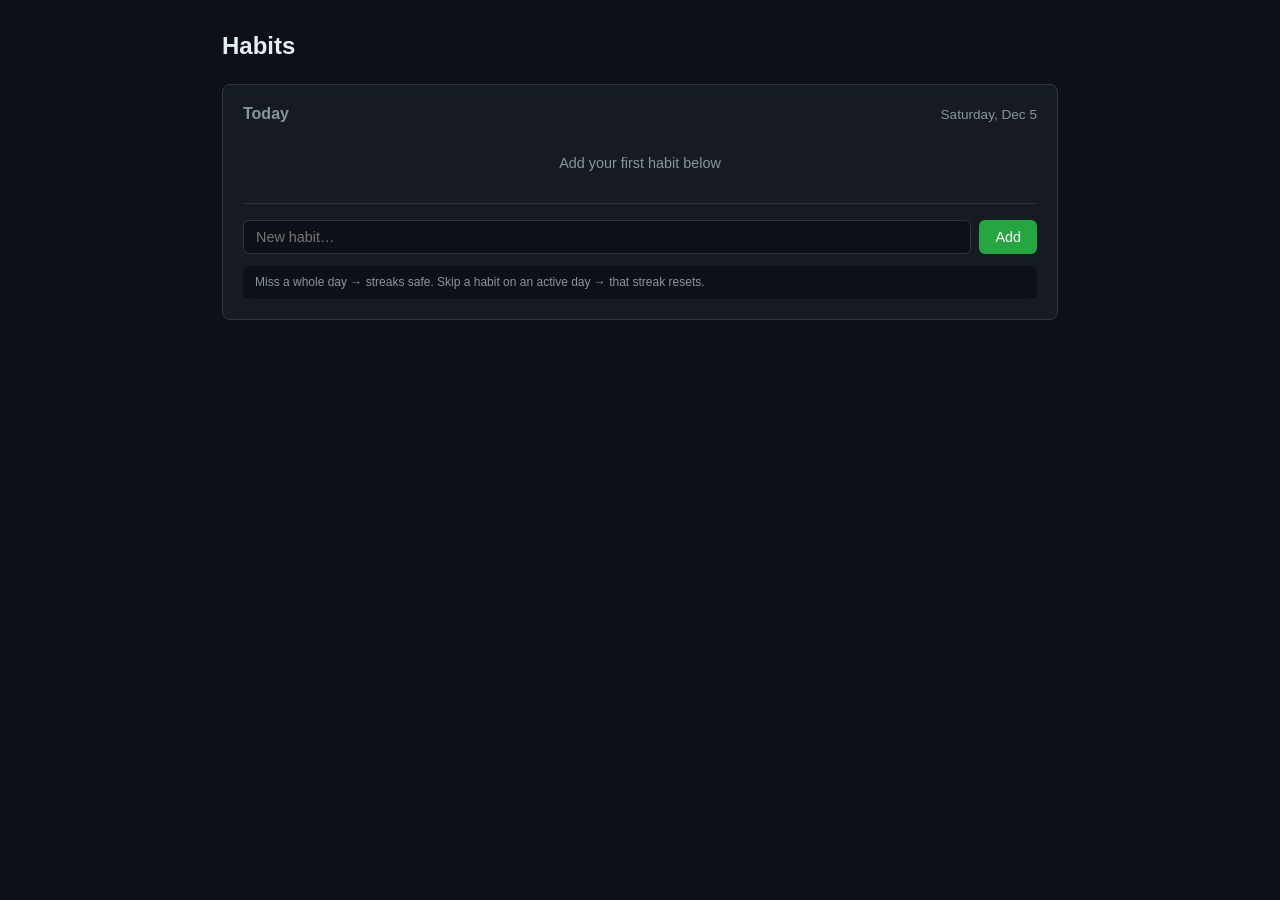
<file: builds/04-habit-caveman.html>
<!DOCTYPE html>
<html lang="en">
<head>
<meta charset="UTF-8">
<meta name="viewport" content="width=device-width, initial-scale=1.0">
<title>Habits</title>
<style>
  * { margin: 0; padding: 0; box-sizing: border-box; }

  :root {
    --bg: #0d1117;
    --surface: #161b22;
    --border: #30363d;
    --text: #e6edf3;
    --text-muted: #8b949e;
    --green-1: #0e4429;
    --green-2: #006d32;
    --green-3: #26a641;
    --green-4: #39d353;
    --accent: #58a6ff;
    --danger: #f85149;
  }

  body {
    font-family: -apple-system, BlinkMacSystemFont, 'Segoe UI', Helvetica, Arial, sans-serif;
    background: var(--bg);
    color: var(--text);
    min-height: 100vh;
    padding: 2rem;
    max-width: 900px;
    margin: 0 auto;
  }

  h1 {
    font-size: 1.5rem;
    font-weight: 600;
    margin-bottom: 1.5rem;
  }

  .today-section {
    background: var(--surface);
    border: 1px solid var(--border);
    border-radius: 8px;
    padding: 1.25rem;
    margin-bottom: 2rem;
  }

  .today-header {
    display: flex;
    justify-content: space-between;
    align-items: center;
    margin-bottom: 1rem;
  }

  .today-header h2 {
    font-size: 1rem;
    font-weight: 600;
    color: var(--text-muted);
  }

  .today-date {
    font-size: 0.85rem;
    color: var(--text-muted);
  }

  .habit-check {
    display: flex;
    align-items: center;
    gap: 0.75rem;
    padding: 0.6rem 0;
    border-bottom: 1px solid var(--border);
  }

  .habit-check:last-child { border-bottom: none; }

  .habit-check input[type="checkbox"] {
    appearance: none;
    width: 20px;
    height: 20px;
    border: 2px solid var(--border);
    border-radius: 4px;
    cursor: pointer;
    flex-shrink: 0;
    position: relative;
    transition: all 0.15s;
  }

  .habit-check input[type="checkbox"]:checked {
    background: var(--green-3);
    border-color: var(--green-3);
  }

  .habit-check input[type="checkbox"]:checked::after {
    content: '✓';
    position: absolute;
    top: 50%;
    left: 50%;
    transform: translate(-50%, -50%);
    color: #fff;
    font-size: 14px;
    font-weight: 700;
  }

  .habit-name {
    flex: 1;
    font-size: 0.95rem;
  }

  .streak-badge {
    font-size: 0.8rem;
    color: var(--text-muted);
    background: var(--bg);
    padding: 2px 8px;
    border-radius: 10px;
    white-space: nowrap;
  }

  .streak-badge.active {
    color: var(--green-4);
  }

  .delete-habit {
    background: none;
    border: none;
    color: var(--text-muted);
    cursor: pointer;
    font-size: 1rem;
    padding: 0 4px;
    opacity: 0;
    transition: opacity 0.15s;
  }

  .habit-check:hover .delete-habit { opacity: 1; }
  .delete-habit:hover { color: var(--danger); }

  .add-form {
    display: flex;
    gap: 0.5rem;
    margin-top: 1rem;
    padding-top: 1rem;
    border-top: 1px solid var(--border);
  }

  .add-form input {
    flex: 1;
    background: var(--bg);
    border: 1px solid var(--border);
    border-radius: 6px;
    padding: 0.5rem 0.75rem;
    color: var(--text);
    font-size: 0.9rem;
    outline: none;
  }

  .add-form input:focus { border-color: var(--accent); }

  .add-form button {
    background: var(--green-3);
    color: #fff;
    border: none;
    border-radius: 6px;
    padding: 0.5rem 1rem;
    font-size: 0.9rem;
    cursor: pointer;
    font-weight: 500;
  }

  .add-form button:hover { background: var(--green-4); }

  .no-habits {
    color: var(--text-muted);
    font-size: 0.9rem;
    text-align: center;
    padding: 1rem 0;
  }

  .heatmaps { display: flex; flex-direction: column; gap: 1.5rem; }

  .heatmap-card {
    background: var(--surface);
    border: 1px solid var(--border);
    border-radius: 8px;
    padding: 1.25rem;
  }

  .heatmap-header {
    display: flex;
    justify-content: space-between;
    align-items: center;
    margin-bottom: 0.75rem;
  }

  .heatmap-header h3 {
    font-size: 0.95rem;
    font-weight: 600;
  }

  .heatmap-streak {
    font-size: 0.8rem;
    color: var(--text-muted);
  }

  .heatmap-grid {
    display: flex;
    gap: 3px;
    overflow-x: auto;
    padding-bottom: 4px;
  }

  .heatmap-week {
    display: flex;
    flex-direction: column;
    gap: 3px;
  }

  .heatmap-cell {
    width: 12px;
    height: 12px;
    border-radius: 2px;
    background: var(--bg);
  }

  .heatmap-cell.level-1 { background: var(--green-1); }
  .heatmap-cell.level-2 { background: var(--green-2); }
  .heatmap-cell.level-3 { background: var(--green-3); }
  .heatmap-cell.level-4 { background: var(--green-4); }
  .heatmap-cell.future { background: transparent; border: 1px solid var(--border); opacity: 0.3; }

  .heatmap-cell[title] { cursor: default; }

  .month-labels {
    display: flex;
    font-size: 0.7rem;
    color: var(--text-muted);
    margin-bottom: 4px;
    padding-left: 0;
  }

  .month-label {
    position: absolute;
    font-size: 0.7rem;
    color: var(--text-muted);
  }

  .heatmap-months {
    position: relative;
    height: 16px;
  }

  .legend {
    display: flex;
    align-items: center;
    gap: 4px;
    margin-top: 0.75rem;
    justify-content: flex-end;
    font-size: 0.7rem;
    color: var(--text-muted);
  }

  .legend-cell {
    width: 12px;
    height: 12px;
    border-radius: 2px;
  }

  .streak-rule {
    font-size: 0.75rem;
    color: var(--text-muted);
    margin-top: 0.75rem;
    line-height: 1.4;
    padding: 0.5rem 0.75rem;
    background: var(--bg);
    border-radius: 6px;
  }
</style>
</head>
<body>

<h1>Habits</h1>

<div class="today-section">
  <div class="today-header">
    <h2>Today</h2>
    <span class="today-date" id="todayDate"></span>
  </div>
  <div id="todayList"></div>
  <div class="add-form">
    <input type="text" id="newHabit" placeholder="New habit…" autocomplete="off">
    <button onclick="addHabit()">Add</button>
  </div>
  <div class="streak-rule">
    Miss a whole day → streaks safe. Skip a habit on an active day → that streak resets.
  </div>
</div>

<div class="heatmaps" id="heatmaps"></div>

<script>
const STORE_KEY = 'habits_v1';
const DAYS = 365;

function today() {
  return new Date().toISOString().slice(0, 10);
}

function load() {
  try {
    return JSON.parse(localStorage.getItem(STORE_KEY)) || { habits: [], log: {} };
  } catch {
    return { habits: [], log: {} };
  }
}

function save(data) {
  localStorage.setItem(STORE_KEY, JSON.stringify(data));
}

function dateStr(d) {
  return d.toISOString().slice(0, 10);
}

function addHabit() {
  var input = document.getElementById('newHabit');
  var name = input.value.trim();
  if (!name) return;

  var data = load();
  if (data.habits.includes(name)) {
    input.value = '';
    return;
  }
  data.habits.push(name);
  save(data);
  input.value = '';
  render();
}

function removeHabit(name) {
  var data = load();
  data.habits = data.habits.filter(function(h) { return h !== name; });
  save(data);
  render();
}

function toggleHabit(name) {
  var data = load();
  var d = today();
  if (!data.log[d]) data.log[d] = [];

  var idx = data.log[d].indexOf(name);
  if (idx === -1) {
    data.log[d].push(name);
  } else {
    data.log[d].splice(idx, 1);
  }
  if (data.log[d].length === 0) delete data.log[d];
  save(data);
  render();
}

function calcStreak(habitName, data) {
  var streak = 0;
  var d = new Date();
  d.setHours(0, 0, 0, 0);

  var todayStr = dateStr(d);
  var todayLog = data.log[todayStr];
  var todayIsActive = todayLog && todayLog.length > 0;

  if (todayIsActive) {
    if (todayLog.includes(habitName)) {
      streak = 1;
    } else {
      return 0;
    }
  }

  d.setDate(d.getDate() - 1);

  for (var i = 0; i < DAYS; i++) {
    var ds = dateStr(d);
    var dayLog = data.log[ds];

    if (!dayLog || dayLog.length === 0) {
      d.setDate(d.getDate() - 1);
      continue;
    }

    if (dayLog.includes(habitName)) {
      streak++;
      d.setDate(d.getDate() - 1);
    } else {
      break;
    }
  }

  return streak;
}

function render() {
  var data = load();
  var d = today();

  var todayDate = document.getElementById('todayDate');
  var now = new Date();
  todayDate.textContent = now.toLocaleDateString('en-US', {
    weekday: 'long', month: 'short', day: 'numeric'
  });

  var list = document.getElementById('todayList');
  if (data.habits.length === 0) {
    list.innerHTML = '<div class="no-habits">Add your first habit below</div>';
  } else {
    list.innerHTML = data.habits.map(function(h) {
      var checked = data.log[d] && data.log[d].includes(h);
      var streak = calcStreak(h, data);
      var streakClass = streak > 0 ? 'active' : '';
      var streakText = streak > 0 ? streak + 'd streak' : 'no streak';
      return '<div class="habit-check">' +
        '<input type="checkbox" ' + (checked ? 'checked' : '') +
        ' onchange="toggleHabit(\'' + h.replace(/'/g, "\\'") + '\')">' +
        '<span class="habit-name">' + esc(h) + '</span>' +
        '<span class="streak-badge ' + streakClass + '">' + streakText + '</span>' +
        '<button class="delete-habit" onclick="removeHabit(\'' + h.replace(/'/g, "\\'") + '\')" title="Remove">×</button>' +
        '</div>';
    }).join('');
  }

  renderHeatmaps(data);
}

function esc(s) {
  var el = document.createElement('span');
  el.textContent = s;
  return el.innerHTML;
}

function renderHeatmaps(data) {
  var container = document.getElementById('heatmaps');
  if (data.habits.length === 0) {
    container.innerHTML = '';
    return;
  }

  container.innerHTML = data.habits.map(function(habit) {
    var streak = calcStreak(habit, data);
    var streakText = streak > 0 ? streak + ' day streak' : 'No active streak';

    var end = new Date();
    end.setHours(0, 0, 0, 0);
    var todayDay = end.getDay();

    var totalDays = DAYS + todayDay;
    var start = new Date(end);
    start.setDate(start.getDate() - totalDays + 1);

    var weeks = [];
    var currentWeek = [];
    var cursor = new Date(start);

    while (cursor <= end) {
      var ds = dateStr(cursor);
      var dayLog = data.log[ds];
      var level = 0;

      if (dayLog && dayLog.includes(habit)) {
        level = 4;
      } else if (dayLog && dayLog.length > 0) {
        level = 0;
      }

      var dayName = cursor.toLocaleDateString('en-US', { weekday: 'short', month: 'short', day: 'numeric' });
      currentWeek.push({ level: level, date: ds, label: dayName, done: level > 0 });

      if (cursor.getDay() === 6) {
        weeks.push(currentWeek);
        currentWeek = [];
      }
      cursor.setDate(cursor.getDate() + 1);
    }

    if (currentWeek.length > 0) {
      while (currentWeek.length < 7) {
        currentWeek.push({ level: -1, date: '', label: '', future: true });
      }
      weeks.push(currentWeek);
    }

    var monthPositions = [];
    var lastMonth = -1;
    weeks.forEach(function(week, wi) {
      var firstDay = week.find(function(d) { return d.date; });
      if (firstDay) {
        var m = new Date(firstDay.date).getMonth();
        if (m !== lastMonth) {
          monthPositions.push({ month: m, pos: wi });
          lastMonth = m;
        }
      }
    });

    var monthNames = ['Jan','Feb','Mar','Apr','May','Jun','Jul','Aug','Sep','Oct','Nov','Dec'];

    var monthLabelsHtml = '<div class="heatmap-months">' +
      monthPositions.map(function(mp) {
        return '<span class="month-label" style="left:' + (mp.pos * 15) + 'px">' + monthNames[mp.month] + '</span>';
      }).join('') + '</div>';

    var gridHtml = weeks.map(function(week) {
      return '<div class="heatmap-week">' +
        week.map(function(day) {
          if (day.future) return '<div class="heatmap-cell future"></div>';
          var cls = day.level > 0 ? ' level-' + day.level : '';
          var title = day.label + (day.done ? ' ✓' : '');
          return '<div class="heatmap-cell' + cls + '" title="' + esc(title) + '"></div>';
        }).join('') + '</div>';
    }).join('');

    return '<div class="heatmap-card">' +
      '<div class="heatmap-header">' +
        '<h3>' + esc(habit) + '</h3>' +
        '<span class="heatmap-streak">' + streakText + '</span>' +
      '</div>' +
      monthLabelsHtml +
      '<div class="heatmap-grid">' + gridHtml + '</div>' +
      '<div class="legend">' +
        '<span>Less</span>' +
        '<div class="legend-cell heatmap-cell"></div>' +
        '<div class="legend-cell heatmap-cell level-4"></div>' +
        '<span>More</span>' +
      '</div>' +
    '</div>';
  }).join('');
}

document.getElementById('newHabit').addEventListener('keydown', function(e) {
  if (e.key === 'Enter') addHabit();
});

render();
</script>
</body>
</html>
</file>
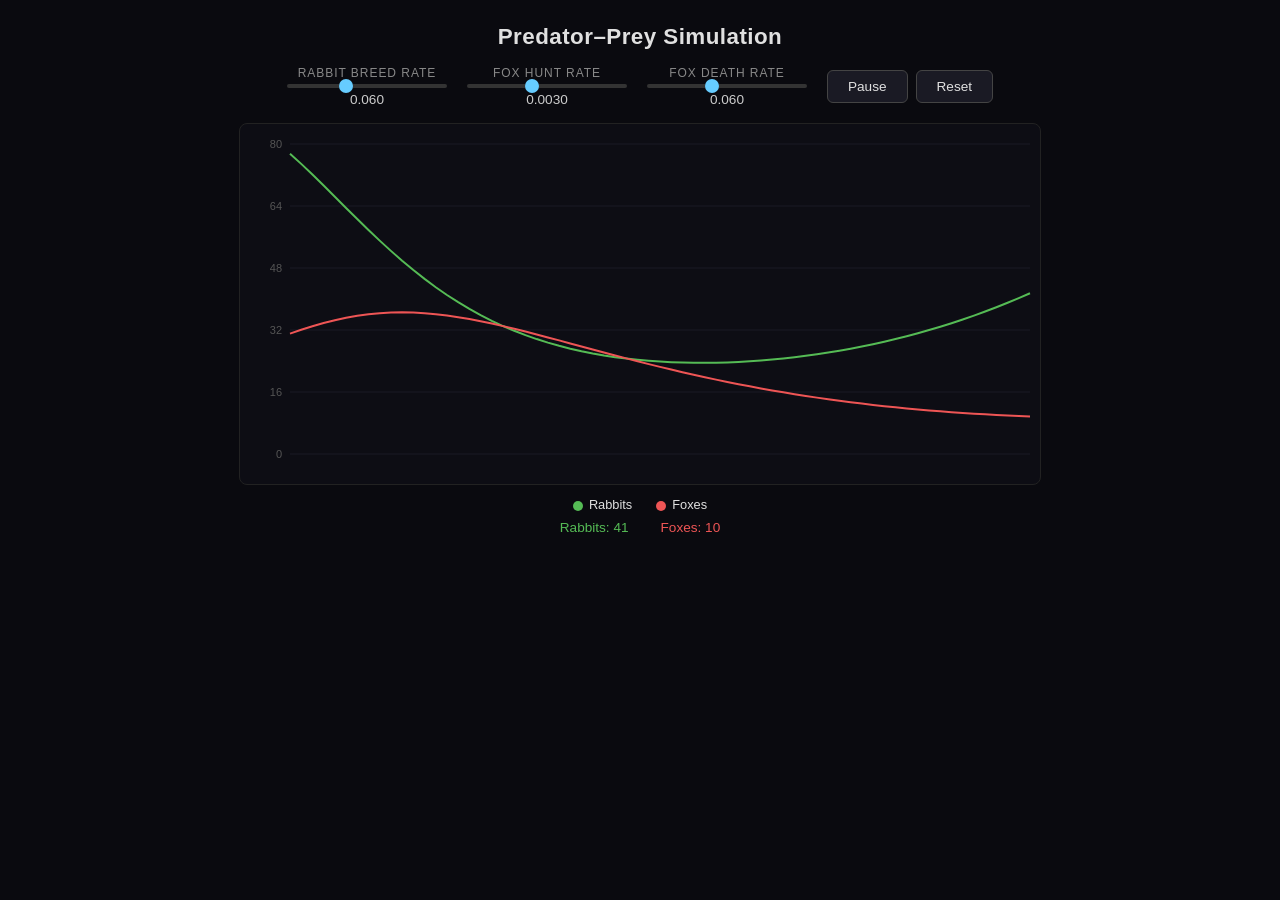
<file: builds/05-predprey-caveman.html>
<!DOCTYPE html>
<html lang="en">
<head>
<meta charset="UTF-8">
<meta name="viewport" content="width=device-width, initial-scale=1.0">
<title>Predator–Prey</title>
<style>
  * { margin: 0; padding: 0; box-sizing: border-box; }
  body {
    font-family: -apple-system, BlinkMacSystemFont, 'Segoe UI', sans-serif;
    background: #0a0a0f;
    color: #e0e0e0;
    display: flex;
    flex-direction: column;
    align-items: center;
    min-height: 100vh;
    padding: 24px;
  }
  h1 {
    font-size: 1.4rem;
    font-weight: 600;
    margin-bottom: 16px;
    letter-spacing: 0.02em;
  }
  .controls {
    display: flex;
    gap: 20px;
    align-items: center;
    flex-wrap: wrap;
    justify-content: center;
    margin-bottom: 16px;
  }
  .slider-group {
    display: flex;
    flex-direction: column;
    align-items: center;
    gap: 4px;
  }
  .slider-group label {
    font-size: 0.75rem;
    text-transform: uppercase;
    letter-spacing: 0.08em;
    color: #888;
  }
  .slider-group .value {
    font-size: 0.85rem;
    font-variant-numeric: tabular-nums;
    color: #ccc;
  }
  input[type="range"] {
    -webkit-appearance: none;
    width: 160px;
    height: 4px;
    border-radius: 2px;
    background: #333;
    outline: none;
  }
  input[type="range"]::-webkit-slider-thumb {
    -webkit-appearance: none;
    width: 14px;
    height: 14px;
    border-radius: 50%;
    background: #6cf;
    cursor: pointer;
  }
  button {
    padding: 8px 20px;
    border: 1px solid #444;
    border-radius: 6px;
    background: #1a1a24;
    color: #e0e0e0;
    font-size: 0.85rem;
    cursor: pointer;
    transition: background 0.15s;
  }
  button:hover { background: #2a2a34; }
  button.active { border-color: #6cf; color: #6cf; }
  canvas {
    border: 1px solid #222;
    border-radius: 8px;
    background: #0d0d14;
  }
  .legend {
    display: flex;
    gap: 24px;
    margin-top: 12px;
    font-size: 0.8rem;
  }
  .legend span::before {
    content: '';
    display: inline-block;
    width: 10px;
    height: 10px;
    border-radius: 50%;
    margin-right: 6px;
    vertical-align: middle;
  }
  .legend .rabbits::before { background: #5b5; }
  .legend .foxes::before { background: #e55; }
  .stats {
    display: flex;
    gap: 32px;
    margin-top: 8px;
    font-size: 0.85rem;
    font-variant-numeric: tabular-nums;
  }
  .stats .r { color: #5b5; }
  .stats .f { color: #e55; }
</style>
</head>
<body>

<h1>Predator–Prey Simulation</h1>

<div class="controls">
  <div class="slider-group">
    <label>Rabbit Breed Rate</label>
    <input type="range" id="rabbitRate" min="0.01" max="0.15" step="0.005" value="0.06">
    <span class="value" id="rabbitRateVal">0.060</span>
  </div>
  <div class="slider-group">
    <label>Fox Hunt Rate</label>
    <input type="range" id="foxRate" min="0.001" max="0.006" step="0.0005" value="0.003">
    <span class="value" id="foxRateVal">0.0030</span>
  </div>
  <div class="slider-group">
    <label>Fox Death Rate</label>
    <input type="range" id="foxDeath" min="0.02" max="0.12" step="0.005" value="0.06">
    <span class="value" id="foxDeathVal">0.060</span>
  </div>
  <div style="display:flex;gap:8px;">
    <button id="pauseBtn">Pause</button>
    <button id="resetBtn">Reset</button>
  </div>
</div>

<canvas id="graph" width="800" height="360"></canvas>

<div class="legend">
  <span class="rabbits">Rabbits</span>
  <span class="foxes">Foxes</span>
</div>
<div class="stats">
  <span class="r" id="rCount">Rabbits: 0</span>
  <span class="f" id="fCount">Foxes: 0</span>
</div>

<script>
const canvas = document.getElementById('graph');
const ctx = canvas.getContext('2d');
const W = canvas.width, H = canvas.height;

const sliders = {
  rabbitRate: document.getElementById('rabbitRate'),
  foxRate: document.getElementById('foxRate'),
  foxDeath: document.getElementById('foxDeath'),
};
const vals = {
  rabbitRate: document.getElementById('rabbitRateVal'),
  foxRate: document.getElementById('foxRateVal'),
  foxDeath: document.getElementById('foxDeathVal'),
};

let paused = false;
let rabbits, foxes, history, tick;

function init() {
  rabbits = 80;
  foxes = 30;
  history = [];
  tick = 0;
}
init();

for (const key of Object.keys(sliders)) {
  sliders[key].addEventListener('input', () => {
    vals[key].textContent = parseFloat(sliders[key].value).toFixed(key === 'foxRate' ? 4 : 3);
  });
}

document.getElementById('pauseBtn').addEventListener('click', function() {
  paused = !paused;
  this.textContent = paused ? 'Resume' : 'Pause';
  this.classList.toggle('active', paused);
});

document.getElementById('resetBtn').addEventListener('click', () => {
  init();
  paused = false;
  document.getElementById('pauseBtn').textContent = 'Pause';
  document.getElementById('pauseBtn').classList.remove('active');
});

function step() {
  const a = parseFloat(sliders.rabbitRate.value);
  const b = parseFloat(sliders.foxRate.value);
  const c = b * 0.4;
  const d = parseFloat(sliders.foxDeath.value);

  // Lotka-Volterra with RK4 for stability
  function dR(r, f) { return a * r - b * r * f; }
  function dF(r, f) { return c * r * f - d * f; }

  const dt = 1;
  const k1r = dR(rabbits, foxes);
  const k1f = dF(rabbits, foxes);
  const k2r = dR(rabbits + 0.5*dt*k1r, foxes + 0.5*dt*k1f);
  const k2f = dF(rabbits + 0.5*dt*k1r, foxes + 0.5*dt*k1f);
  const k3r = dR(rabbits + 0.5*dt*k2r, foxes + 0.5*dt*k2f);
  const k3f = dF(rabbits + 0.5*dt*k2r, foxes + 0.5*dt*k2f);
  const k4r = dR(rabbits + dt*k3r, foxes + dt*k3f);
  const k4f = dF(rabbits + dt*k3r, foxes + dt*k3f);

  rabbits += (dt/6) * (k1r + 2*k2r + 2*k3r + k4r);
  foxes += (dt/6) * (k1f + 2*k2f + 2*k3f + k4f);

  rabbits = Math.max(0, rabbits);
  foxes = Math.max(0, foxes);

  history.push({ r: rabbits, f: foxes });

  const maxVisible = W - 60;
  if (history.length > maxVisible) {
    history = history.slice(history.length - maxVisible);
  }

  tick++;
}

function draw() {
  ctx.clearRect(0, 0, W, H);

  if (history.length < 2) return;

  let maxPop = 10;
  for (const h of history) {
    if (h.r > maxPop) maxPop = h.r;
    if (h.f > maxPop) maxPop = h.f;
  }
  maxPop = Math.ceil(maxPop / 10) * 10;

  const pad = { l: 50, r: 10, t: 20, b: 30 };
  const gw = W - pad.l - pad.r;
  const gh = H - pad.t - pad.b;

  // grid
  ctx.strokeStyle = '#1a1a24';
  ctx.lineWidth = 1;
  const gridLines = 5;
  for (let i = 0; i <= gridLines; i++) {
    const y = pad.t + (gh / gridLines) * i;
    ctx.beginPath();
    ctx.moveTo(pad.l, y);
    ctx.lineTo(W - pad.r, y);
    ctx.stroke();

    ctx.fillStyle = '#555';
    ctx.font = '11px -apple-system, sans-serif';
    ctx.textAlign = 'right';
    ctx.fillText(Math.round(maxPop * (1 - i / gridLines)), pad.l - 8, y + 4);
  }

  function plotLine(color, key) {
    ctx.strokeStyle = color;
    ctx.lineWidth = 2;
    ctx.beginPath();
    const xStep = gw / Math.max(1, history.length - 1);
    for (let i = 0; i < history.length; i++) {
      const x = pad.l + i * xStep;
      const y = pad.t + gh - (history[i][key] / maxPop) * gh;
      if (i === 0) ctx.moveTo(x, y);
      else ctx.lineTo(x, y);
    }
    ctx.stroke();
  }

  plotLine('#5b5', 'r');
  plotLine('#e55', 'f');

  document.getElementById('rCount').textContent = `Rabbits: ${Math.round(rabbits)}`;
  document.getElementById('fCount').textContent = `Foxes: ${Math.round(foxes)}`;
}

function loop() {
  if (!paused) {
    step();
  }
  draw();
  requestAnimationFrame(loop);
}

loop();
</script>
</body>
</html>
</file>
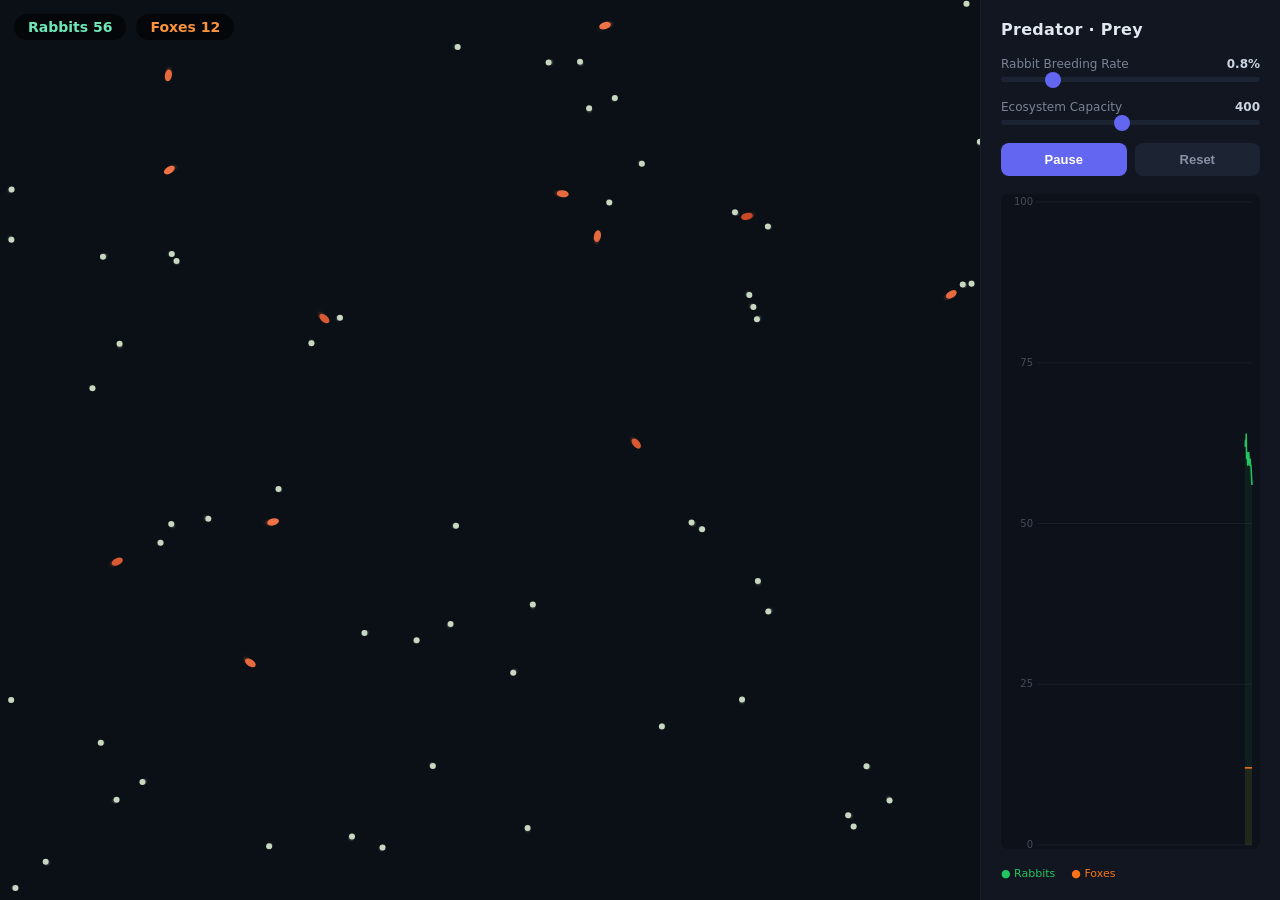
<file: builds/05-predprey-raw.html>
<!DOCTYPE html>
<html lang="en">
<head>
<meta charset="utf-8">
<meta name="viewport" content="width=device-width, initial-scale=1">
<title>Predator–Prey Simulation</title>
<style>
*{margin:0;padding:0;box-sizing:border-box}
body{font-family:-apple-system,BlinkMacSystemFont,'Segoe UI',system-ui,sans-serif;background:#0b0e14;color:#c8ccd4;overflow:hidden;height:100vh}
#app{display:grid;grid-template-columns:1fr 300px;height:100vh}
#world{position:relative;background:#0c1018;overflow:hidden}
#sim{display:block;width:100%;height:100%}
#hud{position:absolute;top:14px;left:14px;display:flex;gap:10px;pointer-events:none}
.pop{padding:5px 14px;border-radius:20px;background:rgba(0,0,0,0.55);backdrop-filter:blur(10px);font-size:14px;font-weight:600;font-variant-numeric:tabular-nums}
.pop.rabbits{color:#6ee7b7}
.pop.foxes{color:#fb923c}
#toast{position:absolute;top:50%;left:50%;transform:translate(-50%,-50%);padding:12px 28px;border-radius:12px;background:rgba(0,0,0,0.8);backdrop-filter:blur(10px);color:#f1f5f9;font-size:15px;font-weight:600;pointer-events:none;opacity:0;transition:opacity 0.4s}
#toast.show{opacity:1}
#panel{display:flex;flex-direction:column;gap:18px;padding:20px;background:#111620;border-left:1px solid #1a1f2e;overflow-y:auto}
h1{font-size:16px;font-weight:700;color:#e2e8f0;letter-spacing:.3px}
.control{display:flex;flex-direction:column;gap:6px}
.control label{display:flex;justify-content:space-between;font-size:12px;color:#7b8394}
.control label span{color:#cbd5e1;font-weight:600}
input[type=range]{-webkit-appearance:none;appearance:none;width:100%;height:5px;background:#1c2333;border-radius:3px;outline:none;cursor:pointer}
input[type=range]::-webkit-slider-thumb{-webkit-appearance:none;width:16px;height:16px;border-radius:50%;background:#6366f1;cursor:pointer;border:none}
input[type=range]::-moz-range-thumb{width:16px;height:16px;border-radius:50%;background:#6366f1;cursor:pointer;border:none}
.btns{display:flex;gap:8px}
.btns button{flex:1;padding:9px 0;border:none;border-radius:8px;font-size:13px;font-weight:600;cursor:pointer;transition:background .15s}
#toggle{background:#6366f1;color:#fff}
#toggle:hover{background:#818cf8}
#toggle.paused{background:#22c55e}
#reset{background:#1c2333;color:#8892a4}
#reset:hover{background:#273044}
#graph-wrap{flex:1;min-height:130px;border-radius:8px;overflow:hidden;background:#0d1119}
#graph{display:block;width:100%;height:100%}
#legend{display:flex;gap:16px;font-size:11px;font-weight:500}
.leg-r{color:#22c55e}
.leg-f{color:#f97316}
@media(max-width:700px){
  #app{grid-template-columns:1fr;grid-template-rows:1fr 260px}
  #panel{border-left:none;border-top:1px solid #1a1f2e}
}
</style>
</head>
<body>
<div id="app">
  <div id="world">
    <canvas id="sim"></canvas>
    <div id="hud">
      <div class="pop rabbits">Rabbits <span id="rc">0</span></div>
      <div class="pop foxes">Foxes <span id="fc">0</span></div>
    </div>
    <div id="toast"></div>
  </div>
  <aside id="panel">
    <h1>Predator · Prey</h1>
    <div class="control">
      <label>Rabbit Breeding Rate <span id="br-val">0.8%</span></label>
      <input type="range" id="breed-rate" min="1" max="40" value="8">
    </div>
    <div class="control">
      <label>Ecosystem Capacity <span id="cap-val">400</span></label>
      <input type="range" id="capacity" min="50" max="800" value="400" step="10">
    </div>
    <div class="btns">
      <button id="toggle">Pause</button>
      <button id="reset">Reset</button>
    </div>
    <div id="graph-wrap"><canvas id="graph"></canvas></div>
    <div id="legend"><span class="leg-r">● Rabbits</span> <span class="leg-f">● Foxes</span></div>
  </aside>
</div>
<script>
const CFG = {
  rabbitSpeed: 1.5,
  rabbitBreedRate: 0.008,
  rabbitBreedCooldown: 50,
  foxSpeed: 2.2,
  foxDetectRange: 150,
  foxKillRange: 12,
  foxChaseAccel: 0.35,
  foxEnergyStart: 80,
  foxMaxEnergy: 200,
  foxEnergyDecay: 0.15,
  foxEnergyGain: 50,
  foxBreedThreshold: 100,
  foxBreedCost: 50,
  foxBreedCooldown: 80,
  capacity: 400,
  maxRabbits: 800,
  maxFoxes: 400,
  initRabbits: 60,
  initFoxes: 12,
  historyLen: 600,
  historyInterval: 3
};

const state = { rabbits: [], foxes: [], paused: false, tick: 0, history: { r: [], f: [] } };

const simCanvas = document.getElementById('sim');
const simCtx = simCanvas.getContext('2d');
const graphCanvas = document.getElementById('graph');
const graphCtx = graphCanvas.getContext('2d');
const rcEl = document.getElementById('rc');
const fcEl = document.getElementById('fc');
const toastEl = document.getElementById('toast');
const toggleBtn = document.getElementById('toggle');
const resetBtn = document.getElementById('reset');
const breedSlider = document.getElementById('breed-rate');
const capSlider = document.getElementById('capacity');
const brValEl = document.getElementById('br-val');
const capValEl = document.getElementById('cap-val');

let simW, simH, graphW, graphH, toastTimer;
const dpr = window.devicePixelRatio || 1;

function sizeCanvas(canvas, ctx, container) {
  const r = container.getBoundingClientRect();
  canvas.width = r.width * dpr;
  canvas.height = r.height * dpr;
  ctx.setTransform(dpr, 0, 0, dpr, 0, 0);
  return [r.width, r.height];
}

function resize() {
  [simW, simH] = sizeCanvas(simCanvas, simCtx, simCanvas.parentElement);
  [graphW, graphH] = sizeCanvas(graphCanvas, graphCtx, graphCanvas.parentElement);
}

function mkRabbit(x, y) {
  return { x, y, vx: (Math.random() - 0.5) * 2, vy: (Math.random() - 0.5) * 2, cd: 0 };
}

function mkFox(x, y) {
  return { x, y, vx: (Math.random() - 0.5) * 2, vy: (Math.random() - 0.5) * 2, energy: CFG.foxEnergyStart, cd: CFG.foxBreedCooldown };
}

function toast(msg) {
  clearTimeout(toastTimer);
  toastEl.textContent = msg;
  toastEl.classList.add('show');
  toastTimer = setTimeout(() => toastEl.classList.remove('show'), 3000);
}

function init() {
  state.rabbits = [];
  state.foxes = [];
  state.tick = 0;
  state.history = { r: [], f: [] };
  state.paused = false;
  toggleBtn.textContent = 'Pause';
  toggleBtn.classList.remove('paused');
  toastEl.classList.remove('show');
  for (let i = 0; i < CFG.initRabbits; i++) state.rabbits.push(mkRabbit(Math.random() * simW, Math.random() * simH));
  for (let i = 0; i < CFG.initFoxes; i++) state.foxes.push(mkFox(Math.random() * simW, Math.random() * simH));
}

function step() {
  const W = simW, H = simH;
  const prevR = state.rabbits.length;
  const prevF = state.foxes.length;

  const babies = [];
  for (const r of state.rabbits) {
    r.vx += (Math.random() - 0.5) * 0.6;
    r.vy += (Math.random() - 0.5) * 0.6;
    let sp = Math.sqrt(r.vx * r.vx + r.vy * r.vy);
    if (sp > CFG.rabbitSpeed) { r.vx *= CFG.rabbitSpeed / sp; r.vy *= CFG.rabbitSpeed / sp; }
    r.x += r.vx; r.y += r.vy;
    if (r.x < 0) { r.x = 0; r.vx = Math.abs(r.vx); }
    if (r.x > W) { r.x = W; r.vx = -Math.abs(r.vx); }
    if (r.y < 0) { r.y = 0; r.vy = Math.abs(r.vy); }
    if (r.y > H) { r.y = H; r.vy = -Math.abs(r.vy); }

    if (r.cd > 0) r.cd--;
    if (r.cd <= 0) {
      const rate = CFG.rabbitBreedRate * Math.max(0, 1 - state.rabbits.length / CFG.capacity);
      if (rate > 0 && Math.random() < rate) {
        babies.push(mkRabbit(
          Math.max(0, Math.min(W, r.x + (Math.random() - 0.5) * 30)),
          Math.max(0, Math.min(H, r.y + (Math.random() - 0.5) * 30))
        ));
        r.cd = CFG.rabbitBreedCooldown;
      }
    }
  }
  for (let i = 0; i < babies.length && state.rabbits.length < CFG.maxRabbits; i++) {
    state.rabbits.push(babies[i]);
  }

  const eaten = new Set();
  const foxBabies = [];
  for (const f of state.foxes) {
    f.energy -= CFG.foxEnergyDecay;

    let bestI = -1, bestD = CFG.foxDetectRange;
    for (let i = 0; i < state.rabbits.length; i++) {
      if (eaten.has(i)) continue;
      const dx = state.rabbits[i].x - f.x, dy = state.rabbits[i].y - f.y;
      const d = Math.sqrt(dx * dx + dy * dy);
      if (d < bestD) { bestD = d; bestI = i; }
    }

    if (bestI >= 0) {
      const prey = state.rabbits[bestI];
      const dx = prey.x - f.x, dy = prey.y - f.y;
      const d = Math.sqrt(dx * dx + dy * dy) || 1;
      f.vx += (dx / d) * CFG.foxChaseAccel;
      f.vy += (dy / d) * CFG.foxChaseAccel;
      if (bestD < CFG.foxKillRange) {
        eaten.add(bestI);
        f.energy = Math.min(f.energy + CFG.foxEnergyGain, CFG.foxMaxEnergy);
      }
    } else {
      f.vx += (Math.random() - 0.5) * 0.5;
      f.vy += (Math.random() - 0.5) * 0.5;
    }

    let sp = Math.sqrt(f.vx * f.vx + f.vy * f.vy);
    if (sp > CFG.foxSpeed) { f.vx *= CFG.foxSpeed / sp; f.vy *= CFG.foxSpeed / sp; }
    f.x += f.vx; f.y += f.vy;
    if (f.x < 0) { f.x = 0; f.vx = Math.abs(f.vx); }
    if (f.x > W) { f.x = W; f.vx = -Math.abs(f.vx); }
    if (f.y < 0) { f.y = 0; f.vy = Math.abs(f.vy); }
    if (f.y > H) { f.y = H; f.vy = -Math.abs(f.vy); }

    if (f.cd > 0) f.cd--;
    if (f.energy > CFG.foxBreedThreshold && f.cd <= 0 && state.foxes.length + foxBabies.length < CFG.maxFoxes) {
      foxBabies.push(mkFox(
        Math.max(0, Math.min(W, f.x + (Math.random() - 0.5) * 30)),
        Math.max(0, Math.min(H, f.y + (Math.random() - 0.5) * 30))
      ));
      f.energy -= CFG.foxBreedCost;
      f.cd = CFG.foxBreedCooldown;
    }
  }

  state.rabbits = state.rabbits.filter((_, i) => !eaten.has(i));
  state.foxes = state.foxes.filter(f => f.energy > 0);
  state.foxes.push(...foxBabies);

  state.tick++;
  if (state.tick % CFG.historyInterval === 0) {
    state.history.r.push(state.rabbits.length);
    state.history.f.push(state.foxes.length);
    if (state.history.r.length > CFG.historyLen) { state.history.r.shift(); state.history.f.shift(); }
  }

  if (state.rabbits.length === 0 && prevR > 0) toast('Rabbits went extinct');
  if (state.foxes.length === 0 && prevF > 0) toast('Foxes went extinct');
}

function drawSim() {
  const ctx = simCtx;
  ctx.fillStyle = 'rgba(12,16,24,0.82)';
  ctx.fillRect(0, 0, simW, simH);

  ctx.fillStyle = '#c8d8c0';
  for (const r of state.rabbits) {
    ctx.beginPath();
    ctx.arc(r.x, r.y, 3, 0, 6.283);
    ctx.fill();
  }

  for (const f of state.foxes) {
    const er = Math.min(1, f.energy / CFG.foxMaxEnergy);
    ctx.fillStyle = `rgb(${180 + 60 * er | 0},${50 + 65 * er | 0},${20 + 50 * er | 0})`;
    const angle = Math.atan2(f.vy, f.vx);
    ctx.save();
    ctx.translate(f.x, f.y);
    ctx.rotate(angle);
    ctx.beginPath();
    ctx.ellipse(0, 0, 6, 3.5, 0, 0, 6.283);
    ctx.fill();
    ctx.restore();
  }
}

function drawGraph() {
  const ctx = graphCtx;
  const W = graphW, H = graphH;
  const pad = { t: 8, r: 8, b: 4, l: 36 };
  const pW = W - pad.l - pad.r, pH = H - pad.t - pad.b;

  ctx.clearRect(0, 0, W, H);
  ctx.fillStyle = '#0d1119';
  ctx.fillRect(0, 0, W, H);

  const rD = state.history.r, fD = state.history.f;
  if (rD.length < 2) return;

  const rawMax = Math.max(20, ...rD, ...fD);
  const maxY = Math.ceil(rawMax / 50) * 50 || 50;
  const yScale = pH / maxY;
  const xStep = pW / (CFG.historyLen - 1);

  ctx.strokeStyle = '#171d2a';
  ctx.lineWidth = 1;
  ctx.font = '10px system-ui';
  ctx.fillStyle = '#444c5c';
  ctx.textAlign = 'right';
  for (let i = 0; i <= 4; i++) {
    const y = pad.t + pH * (1 - i / 4);
    ctx.beginPath(); ctx.moveTo(pad.l, y); ctx.lineTo(W - pad.r, y); ctx.stroke();
    ctx.fillText(Math.round(maxY * i / 4), pad.l - 4, y + 3);
  }

  function drawLine(data, stroke, fill) {
    const startX = pad.l + (CFG.historyLen - data.length) * xStep;
    ctx.fillStyle = fill;
    ctx.beginPath();
    ctx.moveTo(startX, pad.t + pH);
    for (let i = 0; i < data.length; i++) ctx.lineTo(startX + i * xStep, pad.t + pH - data[i] * yScale);
    ctx.lineTo(startX + (data.length - 1) * xStep, pad.t + pH);
    ctx.closePath();
    ctx.fill();

    ctx.strokeStyle = stroke;
    ctx.lineWidth = 1.5;
    ctx.beginPath();
    for (let i = 0; i < data.length; i++) {
      const x = startX + i * xStep, y = pad.t + pH - data[i] * yScale;
      i === 0 ? ctx.moveTo(x, y) : ctx.lineTo(x, y);
    }
    ctx.stroke();
  }

  drawLine(rD, '#22c55e', 'rgba(34,197,94,0.08)');
  drawLine(fD, '#f97316', 'rgba(249,115,22,0.08)');
}

function loop() {
  if (!state.paused) step();
  drawSim();
  if (state.tick % 3 === 0) drawGraph();
  rcEl.textContent = state.rabbits.length;
  fcEl.textContent = state.foxes.length;
  requestAnimationFrame(loop);
}

breedSlider.addEventListener('input', () => {
  CFG.rabbitBreedRate = breedSlider.value / 1000;
  brValEl.textContent = (CFG.rabbitBreedRate * 100).toFixed(1) + '%';
});

capSlider.addEventListener('input', () => {
  CFG.capacity = +capSlider.value;
  capValEl.textContent = capSlider.value;
});

toggleBtn.addEventListener('click', () => {
  state.paused = !state.paused;
  toggleBtn.textContent = state.paused ? 'Resume' : 'Pause';
  toggleBtn.classList.toggle('paused', state.paused);
});

resetBtn.addEventListener('click', () => {
  simCtx.clearRect(0, 0, simW, simH);
  init();
});

window.addEventListener('resize', resize);
resize();
init();
requestAnimationFrame(loop);
</script>
</body>
</html>
</file>
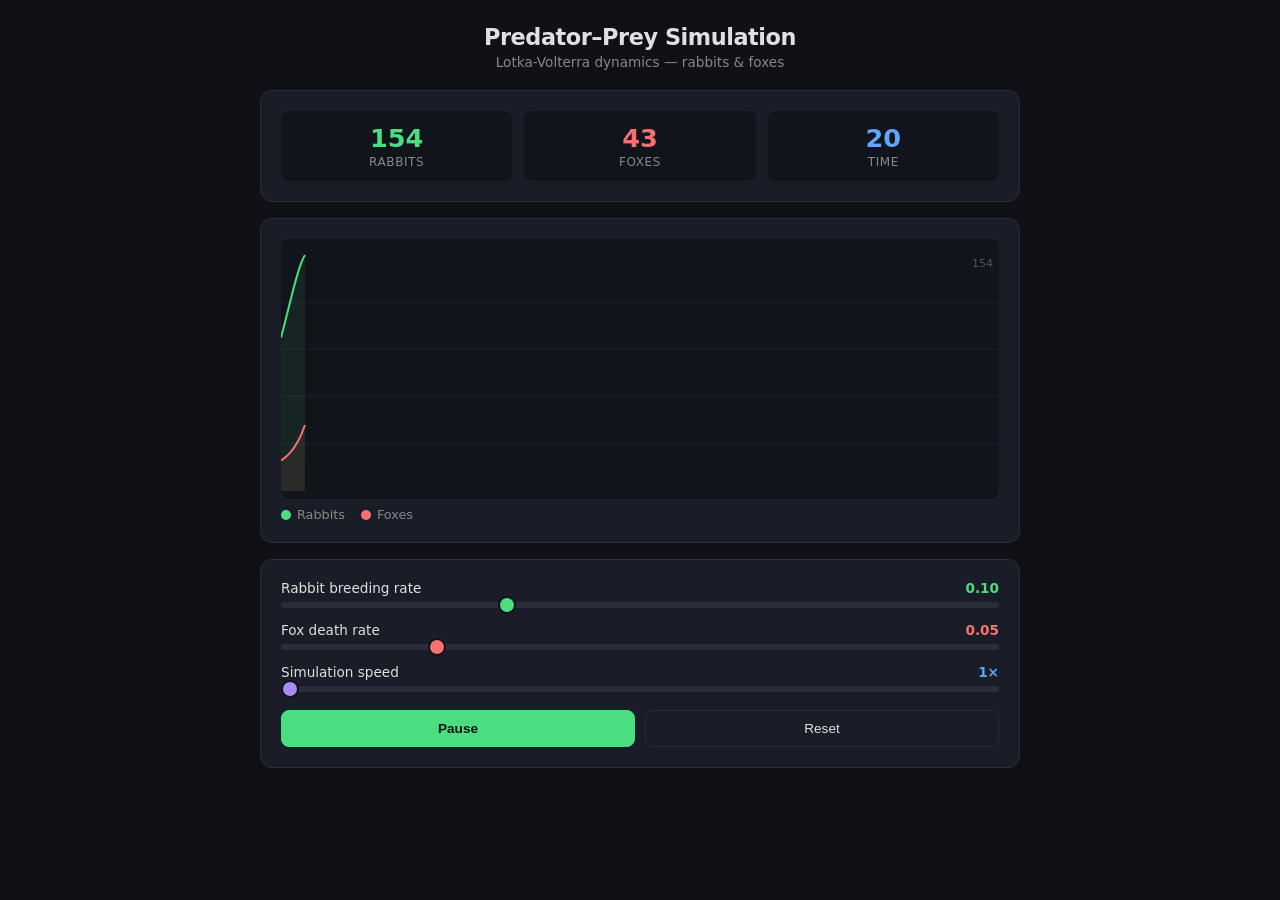
<file: builds/05-predprey-semantic.html>
<!DOCTYPE html>
<html lang="en">
<head>
<meta charset="UTF-8">
<meta name="viewport" content="width=device-width, initial-scale=1.0">
<title>Predator–Prey Simulation</title>
<style>
  * { margin: 0; padding: 0; box-sizing: border-box; }
  body {
    font-family: -apple-system, BlinkMacSystemFont, 'Segoe UI', system-ui, sans-serif;
    background: #0f1117;
    color: #e0e0e0;
    min-height: 100vh;
    display: flex;
    flex-direction: column;
    align-items: center;
    padding: 24px 16px;
  }
  h1 {
    font-size: 1.4rem;
    font-weight: 600;
    margin-bottom: 4px;
    letter-spacing: -0.02em;
  }
  .subtitle {
    font-size: 0.85rem;
    color: #888;
    margin-bottom: 20px;
  }
  .container {
    width: 100%;
    max-width: 760px;
    display: flex;
    flex-direction: column;
    gap: 16px;
  }
  .card {
    background: #1a1d27;
    border: 1px solid #2a2d3a;
    border-radius: 12px;
    padding: 20px;
  }
  .stats {
    display: grid;
    grid-template-columns: 1fr 1fr 1fr;
    gap: 12px;
  }
  .stat {
    text-align: center;
    padding: 12px 8px;
    background: #12141c;
    border-radius: 8px;
  }
  .stat-value {
    font-size: 1.6rem;
    font-weight: 700;
    font-variant-numeric: tabular-nums;
  }
  .stat-label {
    font-size: 0.75rem;
    color: #888;
    margin-top: 2px;
    text-transform: uppercase;
    letter-spacing: 0.05em;
  }
  .rabbit-color { color: #4ade80; }
  .fox-color { color: #f87171; }
  .time-color { color: #60a5fa; }
  canvas {
    width: 100%;
    height: 260px;
    display: block;
    border-radius: 8px;
    background: #12141c;
  }
  .controls {
    display: flex;
    flex-direction: column;
    gap: 14px;
  }
  .slider-group {
    display: flex;
    flex-direction: column;
    gap: 6px;
  }
  .slider-header {
    display: flex;
    justify-content: space-between;
    align-items: center;
    font-size: 0.85rem;
  }
  .slider-header span:last-child {
    font-weight: 600;
    font-variant-numeric: tabular-nums;
  }
  input[type="range"] {
    -webkit-appearance: none;
    width: 100%;
    height: 6px;
    border-radius: 3px;
    background: #2a2d3a;
    outline: none;
  }
  input[type="range"]::-webkit-slider-thumb {
    -webkit-appearance: none;
    width: 18px;
    height: 18px;
    border-radius: 50%;
    background: #4ade80;
    cursor: pointer;
    border: 2px solid #0f1117;
  }
  input[type="range"].fox-slider::-webkit-slider-thumb { background: #f87171; }
  input[type="range"].rate-slider::-webkit-slider-thumb { background: #a78bfa; }
  .button-row {
    display: flex;
    gap: 10px;
    margin-top: 4px;
  }
  button {
    flex: 1;
    padding: 10px 16px;
    border: 1px solid #2a2d3a;
    border-radius: 8px;
    background: #1a1d27;
    color: #e0e0e0;
    font-size: 0.85rem;
    font-weight: 500;
    cursor: pointer;
    transition: background 0.15s, border-color 0.15s;
  }
  button:hover { background: #242736; border-color: #3a3d4a; }
  button.primary {
    background: #4ade80;
    color: #0f1117;
    border-color: #4ade80;
    font-weight: 600;
  }
  button.primary:hover { background: #22c55e; border-color: #22c55e; }
  button.danger {
    background: #f87171;
    color: #0f1117;
    border-color: #f87171;
    font-weight: 600;
  }
  button.danger:hover { background: #ef4444; border-color: #ef4444; }
  .legend {
    display: flex;
    gap: 16px;
    font-size: 0.8rem;
    color: #888;
    padding: 8px 0 0;
  }
  .legend-item {
    display: flex;
    align-items: center;
    gap: 6px;
  }
  .legend-dot {
    width: 10px;
    height: 10px;
    border-radius: 50%;
  }
</style>
</head>
<body>

<h1>Predator–Prey Simulation</h1>
<p class="subtitle">Lotka-Volterra dynamics — rabbits & foxes</p>

<div class="container">
  <div class="card stats">
    <div class="stat">
      <div class="stat-value rabbit-color" id="rabbitCount">100</div>
      <div class="stat-label">Rabbits</div>
    </div>
    <div class="stat">
      <div class="stat-value fox-color" id="foxCount">20</div>
      <div class="stat-label">Foxes</div>
    </div>
    <div class="stat">
      <div class="stat-value time-color" id="timeStep">0</div>
      <div class="stat-label">Time</div>
    </div>
  </div>

  <div class="card">
    <canvas id="graph"></canvas>
    <div class="legend">
      <div class="legend-item">
        <div class="legend-dot" style="background:#4ade80"></div>
        Rabbits
      </div>
      <div class="legend-item">
        <div class="legend-dot" style="background:#f87171"></div>
        Foxes
      </div>
    </div>
  </div>

  <div class="card controls">
    <div class="slider-group">
      <div class="slider-header">
        <span>Rabbit breeding rate</span>
        <span class="rabbit-color" id="alphaVal">0.10</span>
      </div>
      <input type="range" id="alpha" min="0.01" max="0.30" step="0.01" value="0.10">
    </div>
    <div class="slider-group">
      <div class="slider-header">
        <span>Fox death rate</span>
        <span class="fox-color" id="gammaVal">0.05</span>
      </div>
      <input type="range" class="fox-slider" id="gamma" min="0.01" max="0.20" step="0.01" value="0.05">
    </div>
    <div class="slider-group">
      <div class="slider-header">
        <span>Simulation speed</span>
        <span class="time-color" id="speedVal">1×</span>
      </div>
      <input type="range" class="rate-slider" id="speed" min="1" max="10" step="1" value="1">
    </div>
    <div class="button-row">
      <button class="primary" id="pauseBtn">Pause</button>
      <button id="resetBtn">Reset</button>
    </div>
  </div>
</div>

<script>
const canvas = document.getElementById('graph');
const ctx = canvas.getContext('2d');

const alphaSlider = document.getElementById('alpha');
const gammaSlider = document.getElementById('gamma');
const speedSlider = document.getElementById('speed');
const pauseBtn = document.getElementById('pauseBtn');
const resetBtn = document.getElementById('resetBtn');

let alpha = 0.10;    // rabbit birth rate
const beta = 0.002;  // predation rate
const delta = 0.001; // fox reproduction per rabbit eaten
let gamma = 0.05;    // fox death rate

let rabbits = 100;
let foxes = 20;
let time = 0;
let paused = false;

const MAX_HISTORY = 600;
let rabbitHistory = [rabbits];
let foxHistory = [foxes];

function resize() {
  const rect = canvas.getBoundingClientRect();
  canvas.width = rect.width * devicePixelRatio;
  canvas.height = rect.height * devicePixelRatio;
  ctx.scale(devicePixelRatio, devicePixelRatio);
}
resize();
window.addEventListener('resize', resize);

function step() {
  const dt = 0.5;
  const dR = (alpha * rabbits - beta * rabbits * foxes) * dt;
  const dF = (delta * rabbits * foxes - gamma * foxes) * dt;

  rabbits = Math.max(0, rabbits + dR);
  foxes = Math.max(0, foxes + dF);

  if (rabbits < 0.5) rabbits = 0;
  if (foxes < 0.5) foxes = 0;

  time++;

  rabbitHistory.push(rabbits);
  foxHistory.push(foxes);
  if (rabbitHistory.length > MAX_HISTORY) {
    rabbitHistory.shift();
    foxHistory.shift();
  }
}

function drawGraph() {
  const w = canvas.getBoundingClientRect().width;
  const h = canvas.getBoundingClientRect().height;
  ctx.clearRect(0, 0, w, h);

  const len = rabbitHistory.length;
  if (len < 2) return;

  const allVals = rabbitHistory.concat(foxHistory);
  const maxVal = Math.max(...allVals, 1);
  const padTop = 16;
  const padBottom = 8;
  const graphH = h - padTop - padBottom;

  // grid lines
  ctx.strokeStyle = '#1e2030';
  ctx.lineWidth = 1;
  for (let i = 1; i <= 4; i++) {
    const y = padTop + (graphH / 5) * i;
    ctx.beginPath();
    ctx.moveTo(0, y);
    ctx.lineTo(w, y);
    ctx.stroke();
  }

  function drawLine(data, color) {
    ctx.beginPath();
    ctx.strokeStyle = color;
    ctx.lineWidth = 2;
    ctx.lineJoin = 'round';
    for (let i = 0; i < len; i++) {
      const x = (i / (MAX_HISTORY - 1)) * w;
      const y = padTop + graphH - (data[i] / maxVal) * graphH;
      if (i === 0) ctx.moveTo(x, y);
      else ctx.lineTo(x, y);
    }
    ctx.stroke();

    // glow
    ctx.globalAlpha = 0.08;
    ctx.lineTo((len - 1) / (MAX_HISTORY - 1) * w, padTop + graphH);
    ctx.lineTo(0, padTop + graphH);
    ctx.closePath();
    ctx.fillStyle = color;
    ctx.fill();
    ctx.globalAlpha = 1;
  }

  drawLine(rabbitHistory, '#4ade80');
  drawLine(foxHistory, '#f87171');

  // scale label
  ctx.fillStyle = '#555';
  ctx.font = '11px system-ui';
  ctx.textAlign = 'right';
  ctx.fillText(Math.round(maxVal).toLocaleString(), w - 6, padTop + 12);
}

function updateUI() {
  document.getElementById('rabbitCount').textContent = Math.round(rabbits).toLocaleString();
  document.getElementById('foxCount').textContent = Math.round(foxes).toLocaleString();
  document.getElementById('timeStep').textContent = time.toLocaleString();
}

let lastFrame = 0;
const TICK_INTERVAL = 50;

function loop(ts) {
  requestAnimationFrame(loop);
  if (paused) { lastFrame = ts; return; }

  const elapsed = ts - lastFrame;
  const stepsPerFrame = parseInt(speedSlider.value);

  if (elapsed >= TICK_INTERVAL) {
    lastFrame = ts;
    for (let i = 0; i < stepsPerFrame; i++) {
      if (rabbits === 0 && foxes === 0) break;
      step();
    }
    updateUI();
    drawGraph();
  }
}

alphaSlider.addEventListener('input', () => {
  alpha = parseFloat(alphaSlider.value);
  document.getElementById('alphaVal').textContent = alpha.toFixed(2);
});

gammaSlider.addEventListener('input', () => {
  gamma = parseFloat(gammaSlider.value);
  document.getElementById('gammaVal').textContent = gamma.toFixed(2);
});

speedSlider.addEventListener('input', () => {
  document.getElementById('speedVal').textContent = speedSlider.value + '×';
});

pauseBtn.addEventListener('click', () => {
  paused = !paused;
  pauseBtn.textContent = paused ? 'Resume' : 'Pause';
  pauseBtn.className = paused ? 'primary' : 'primary';
});

resetBtn.addEventListener('click', () => {
  rabbits = 100;
  foxes = 20;
  time = 0;
  rabbitHistory = [rabbits];
  foxHistory = [foxes];
  paused = false;
  pauseBtn.textContent = 'Pause';
  updateUI();
  drawGraph();
});

updateUI();
drawGraph();
requestAnimationFrame(loop);
</script>
</body>
</html>
</file>
<file: builds/04-habit-raw/styles.css>
* { margin: 0; padding: 0; box-sizing: border-box; }

:root {
  --bg: #0d1117;
  --surface: #161b22;
  --border: #30363d;
  --text: #e6edf3;
  --text-dim: #8b949e;
  --accent: #58a6ff;
  --done: #39d353;
  --done-bg: rgba(57, 211, 83, 0.15);
  --grace: #e3b341;
  --grace-bg: rgba(227, 179, 65, 0.15);
  --danger: #f85149;
  --cell-size: 13px;
  --cell-gap: 3px;
}

body {
  background: var(--bg);
  color: var(--text);
  font-family: -apple-system, BlinkMacSystemFont, 'Segoe UI', system-ui, sans-serif;
  line-height: 1.5;
  min-height: 100vh;
}

.container {
  max-width: 960px;
  margin: 0 auto;
  padding: 32px 24px;
}

/* Header */
header {
  display: flex;
  justify-content: space-between;
  align-items: center;
  margin-bottom: 32px;
}

h1 {
  font-size: 24px;
  font-weight: 700;
  letter-spacing: -0.5px;
}

h2 {
  font-size: 16px;
  font-weight: 600;
  color: var(--text-dim);
  margin-bottom: 16px;
  text-transform: uppercase;
  letter-spacing: 0.5px;
}

/* Buttons */
button {
  padding: 8px 16px;
  border: none;
  border-radius: 6px;
  cursor: pointer;
  font-size: 14px;
  font-weight: 500;
  transition: opacity 0.15s;
}

button:hover { opacity: 0.85; }
button:active { opacity: 0.7; }

#add-habit-btn {
  background: var(--accent);
  color: #fff;
}

/* Add habit form */
.hidden { display: none !important; }

#add-habit-form {
  display: flex;
  gap: 8px;
  align-items: center;
  margin-bottom: 24px;
  padding: 12px 16px;
  background: var(--surface);
  border-radius: 8px;
  border: 1px solid var(--border);
}

#habit-name-input {
  flex: 1;
  padding: 8px 12px;
  background: var(--bg);
  border: 1px solid var(--border);
  border-radius: 6px;
  color: var(--text);
  font-size: 14px;
  outline: none;
  transition: border-color 0.15s;
}

#habit-name-input:focus {
  border-color: var(--accent);
}

.form-actions {
  display: flex;
  gap: 6px;
}

#save-habit-btn {
  background: var(--done);
  color: #0d1117;
}

#cancel-habit-btn {
  background: transparent;
  color: var(--text-dim);
  border: 1px solid var(--border);
}

/* Date navigation */
.date-nav {
  display: flex;
  align-items: center;
  justify-content: center;
  gap: 12px;
  margin-bottom: 16px;
}

.date-nav button {
  background: none;
  color: var(--text-dim);
  padding: 4px 10px;
  font-size: 22px;
  line-height: 1;
  border-radius: 4px;
}

.date-nav button:hover {
  background: var(--surface);
  color: var(--text);
}

.date-nav button:disabled {
  opacity: 0.2;
  cursor: not-allowed;
}

.date-nav button:disabled:hover {
  background: none;
  color: var(--text-dim);
}

.date-display {
  font-size: 15px;
  font-weight: 500;
  min-width: 220px;
  text-align: center;
  color: var(--text);
}

/* Habits list */
section { margin-bottom: 40px; }

.habit-item {
  display: flex;
  align-items: center;
  justify-content: space-between;
  padding: 14px 16px;
  background: var(--surface);
  border-radius: 8px;
  margin-bottom: 6px;
  border: 1px solid var(--border);
  transition: border-color 0.15s;
}

.habit-item:hover {
  border-color: #3d444d;
}

.habit-left {
  display: flex;
  align-items: center;
  gap: 12px;
}

.habit-left input[type="checkbox"] {
  appearance: none;
  -webkit-appearance: none;
  width: 20px;
  height: 20px;
  border: 2px solid var(--border);
  border-radius: 4px;
  cursor: pointer;
  position: relative;
  transition: all 0.15s;
  flex-shrink: 0;
}

.habit-left input[type="checkbox"]:checked {
  background: var(--done);
  border-color: var(--done);
}

.habit-left input[type="checkbox"]:checked::after {
  content: '';
  position: absolute;
  left: 5px;
  top: 1px;
  width: 5px;
  height: 10px;
  border: solid #0d1117;
  border-width: 0 2px 2px 0;
  transform: rotate(45deg);
}

.habit-left input[type="checkbox"]:disabled {
  opacity: 0.3;
  cursor: not-allowed;
}

.habit-name {
  font-size: 15px;
  transition: all 0.15s;
}

.habit-name.completed {
  color: var(--text-dim);
  text-decoration: line-through;
}

.habit-right {
  display: flex;
  align-items: center;
  gap: 10px;
}

.streak-pill {
  padding: 3px 10px;
  border-radius: 12px;
  font-size: 12px;
  font-weight: 600;
  font-variant-numeric: tabular-nums;
  background: var(--border);
  color: var(--text-dim);
  white-space: nowrap;
}

.streak-pill.active {
  background: var(--done-bg);
  color: var(--done);
}

.delete-btn {
  background: none;
  color: var(--text-dim);
  font-size: 20px;
  padding: 0 4px;
  line-height: 1;
  opacity: 0;
  transition: all 0.15s;
}

.habit-item:hover .delete-btn { opacity: 0.6; }
.delete-btn:hover { opacity: 1 !important; color: var(--danger); }

.empty-state {
  text-align: center;
  color: var(--text-dim);
  padding: 48px 16px;
  font-size: 15px;
}

/* Heatmap cards */
.heatmap-card {
  background: var(--surface);
  border: 1px solid var(--border);
  border-radius: 8px;
  padding: 16px 20px;
  margin-bottom: 12px;
  overflow-x: auto;
}

.heatmap-header {
  display: flex;
  justify-content: space-between;
  align-items: center;
  margin-bottom: 12px;
}

.heatmap-name {
  font-weight: 600;
  font-size: 14px;
}

.heatmap-streak {
  font-size: 12px;
  color: var(--text-dim);
  font-variant-numeric: tabular-nums;
}

.heatmap-wrapper {
  display: flex;
  gap: 6px;
}

.heatmap-day-labels {
  display: flex;
  flex-direction: column;
  gap: var(--cell-gap);
  padding-top: 22px;
}

.heatmap-day-labels span {
  height: var(--cell-size);
  font-size: 10px;
  color: var(--text-dim);
  display: flex;
  align-items: center;
  line-height: 1;
  width: 28px;
}

.heatmap-grid-container {
  flex: 1;
  min-width: 0;
}

.heatmap-month-labels {
  position: relative;
  height: 18px;
  margin-bottom: 4px;
}

.month-label {
  position: absolute;
  top: 0;
  font-size: 10px;
  color: var(--text-dim);
  white-space: nowrap;
}

.heatmap-grid {
  display: grid;
  grid-template-rows: repeat(7, var(--cell-size));
  grid-auto-flow: column;
  grid-auto-columns: var(--cell-size);
  gap: var(--cell-gap);
}

.heatmap-cell {
  width: var(--cell-size);
  height: var(--cell-size);
  border-radius: 2px;
  background: #21262d;
}

.heatmap-cell.done { background: var(--done); }
.heatmap-cell.grace { background: var(--grace); }

.heatmap-cell.empty {
  background: #21262d;
}

.heatmap-cell.future,
.heatmap-cell.inactive {
  background: transparent;
}

.heatmap-cell.today {
  outline: 2px solid var(--accent);
  outline-offset: -1px;
  border-radius: 2px;
}

.heatmap-cell.clickable {
  cursor: pointer;
}

.heatmap-cell.clickable:hover {
  outline: 2px solid var(--text-dim);
  outline-offset: -1px;
}

.heatmap-cell.today:hover {
  outline-color: var(--accent);
}

/* Legend */
.heatmap-legend {
  display: flex;
  align-items: center;
  gap: 12px;
  margin-top: 12px;
  padding-left: 34px;
}

.legend-item {
  display: flex;
  align-items: center;
  gap: 4px;
  font-size: 10px;
  color: var(--text-dim);
}

.legend-swatch {
  width: 10px;
  height: 10px;
  border-radius: 2px;
}

/* Tooltip */
.tooltip {
  position: fixed;
  padding: 6px 10px;
  background: #2d333b;
  color: var(--text);
  font-size: 12px;
  border-radius: 4px;
  pointer-events: none;
  z-index: 100;
  white-space: nowrap;
  box-shadow: 0 2px 8px rgba(0,0,0,0.3);
  transform: translate(-50%, -100%);
  margin-top: -8px;
}

.tooltip::after {
  content: '';
  position: absolute;
  top: 100%;
  left: 50%;
  transform: translateX(-50%);
  border: 5px solid transparent;
  border-top-color: #2d333b;
}

/* Responsive */
@media (max-width: 640px) {
  .container { padding: 20px 16px; }

  .heatmap-card {
    padding: 12px;
  }

  .heatmap-day-labels span {
    width: 22px;
    font-size: 9px;
  }
}
</file>
<file: builds/04-habit-semantic/style.css>
* { margin: 0; padding: 0; box-sizing: border-box; }

body {
  font-family: -apple-system, BlinkMacSystemFont, 'Segoe UI', Roboto, sans-serif;
  background: #0d1117;
  color: #e6edf3;
  min-height: 100vh;
}

.app {
  max-width: 900px;
  margin: 0 auto;
  padding: 24px 16px;
}

header {
  display: flex;
  justify-content: space-between;
  align-items: center;
  margin-bottom: 32px;
}

h1 { font-size: 24px; font-weight: 600; }
h2 { font-size: 16px; font-weight: 500; color: #8b949e; margin-bottom: 12px; }

.add-habit {
  display: flex;
  gap: 8px;
}

.add-habit input {
  background: #161b22;
  border: 1px solid #30363d;
  border-radius: 6px;
  padding: 6px 12px;
  color: #e6edf3;
  font-size: 14px;
  width: 180px;
}

.add-habit input:focus {
  outline: none;
  border-color: #58a6ff;
}

.add-habit button, .remove-btn {
  background: #21262d;
  border: 1px solid #30363d;
  border-radius: 6px;
  color: #e6edf3;
  padding: 6px 14px;
  font-size: 14px;
  cursor: pointer;
}

.add-habit button:hover { background: #30363d; }

/* Today's habits */
#habit-list {
  list-style: none;
  display: flex;
  flex-direction: column;
  gap: 6px;
}

.habit-item {
  display: flex;
  align-items: center;
  gap: 12px;
  padding: 10px 14px;
  background: #161b22;
  border: 1px solid #30363d;
  border-radius: 8px;
  cursor: pointer;
  user-select: none;
  transition: border-color 0.15s;
}

.habit-item:hover { border-color: #484f58; }

.habit-item.done {
  border-color: #238636;
}

.habit-check {
  width: 20px;
  height: 20px;
  border-radius: 4px;
  border: 2px solid #484f58;
  display: flex;
  align-items: center;
  justify-content: center;
  flex-shrink: 0;
  transition: all 0.15s;
}

.habit-item.done .habit-check {
  background: #238636;
  border-color: #238636;
}

.habit-check::after {
  content: '';
  display: none;
  width: 6px;
  height: 10px;
  border: solid #fff;
  border-width: 0 2px 2px 0;
  transform: rotate(45deg);
  margin-bottom: 2px;
}

.habit-item.done .habit-check::after { display: block; }

.habit-name {
  flex: 1;
  font-size: 15px;
}

.remove-btn {
  opacity: 0;
  padding: 2px 8px;
  font-size: 12px;
  color: #f85149;
  border-color: transparent;
  background: transparent;
  transition: opacity 0.15s;
}

.habit-item:hover .remove-btn { opacity: 1; }
.remove-btn:hover { background: rgba(248, 81, 73, 0.1); }

/* Streaks */
#streaks {
  display: flex;
  flex-wrap: wrap;
  gap: 10px;
  margin-bottom: 32px;
}

.streak-card {
  background: #161b22;
  border: 1px solid #30363d;
  border-radius: 8px;
  padding: 12px 16px;
  min-width: 120px;
  text-align: center;
}

.streak-count {
  font-size: 28px;
  font-weight: 700;
  color: #58a6ff;
}

.streak-label {
  font-size: 13px;
  color: #8b949e;
  margin-top: 2px;
}

/* Heatmap */
.heatmap-section { margin-top: 32px; }

.heatmap-wrapper {
  display: flex;
  gap: 8px;
}

.day-labels {
  display: flex;
  flex-direction: column;
  gap: 3px;
  padding-top: 20px;
}

.day-labels span {
  height: 13px;
  font-size: 10px;
  color: #8b949e;
  line-height: 13px;
}

.heatmap-scroll {
  overflow-x: auto;
  flex: 1;
}

.month-labels {
  display: flex;
  height: 20px;
  position: relative;
}

.month-labels span {
  font-size: 10px;
  color: #8b949e;
  position: absolute;
}

.heatmap-grid {
  display: flex;
  gap: 3px;
}

.heatmap-week {
  display: flex;
  flex-direction: column;
  gap: 3px;
}

.heatmap-cell {
  width: 13px;
  height: 13px;
  border-radius: 2px;
  cursor: pointer;
  outline: 1px solid rgba(27, 31, 35, 0.06);
}

.level-0 { background: #161b22; }
.level-1 { background: #0e4429; }
.level-2 { background: #006d32; }
.level-3 { background: #26a641; }
.level-4 { background: #39d353; }

.heatmap-cell:hover {
  outline: 2px solid #e6edf3;
  outline-offset: -1px;
}

/* Legend */
.heatmap-legend {
  display: flex;
  align-items: center;
  gap: 4px;
  justify-content: flex-end;
  margin-bottom: 8px;
  font-size: 11px;
  color: #8b949e;
}

.swatch {
  width: 11px;
  height: 11px;
  border-radius: 2px;
  display: inline-block;
}

/* Tooltip */
.tooltip {
  display: none;
  position: fixed;
  background: #1b1f23;
  border: 1px solid #30363d;
  border-radius: 6px;
  padding: 8px 12px;
  font-size: 12px;
  color: #e6edf3;
  pointer-events: none;
  z-index: 100;
  white-space: pre-line;
  max-width: 220px;
}

.tooltip.visible { display: block; }

.today-section { margin-bottom: 24px; }

@media (max-width: 600px) {
  header { flex-direction: column; gap: 12px; align-items: flex-start; }
  .add-habit input { width: 140px; }
  #streaks { gap: 6px; }
  .streak-card { min-width: 90px; padding: 8px 10px; }
  .streak-count { font-size: 22px; }
}
</file>
